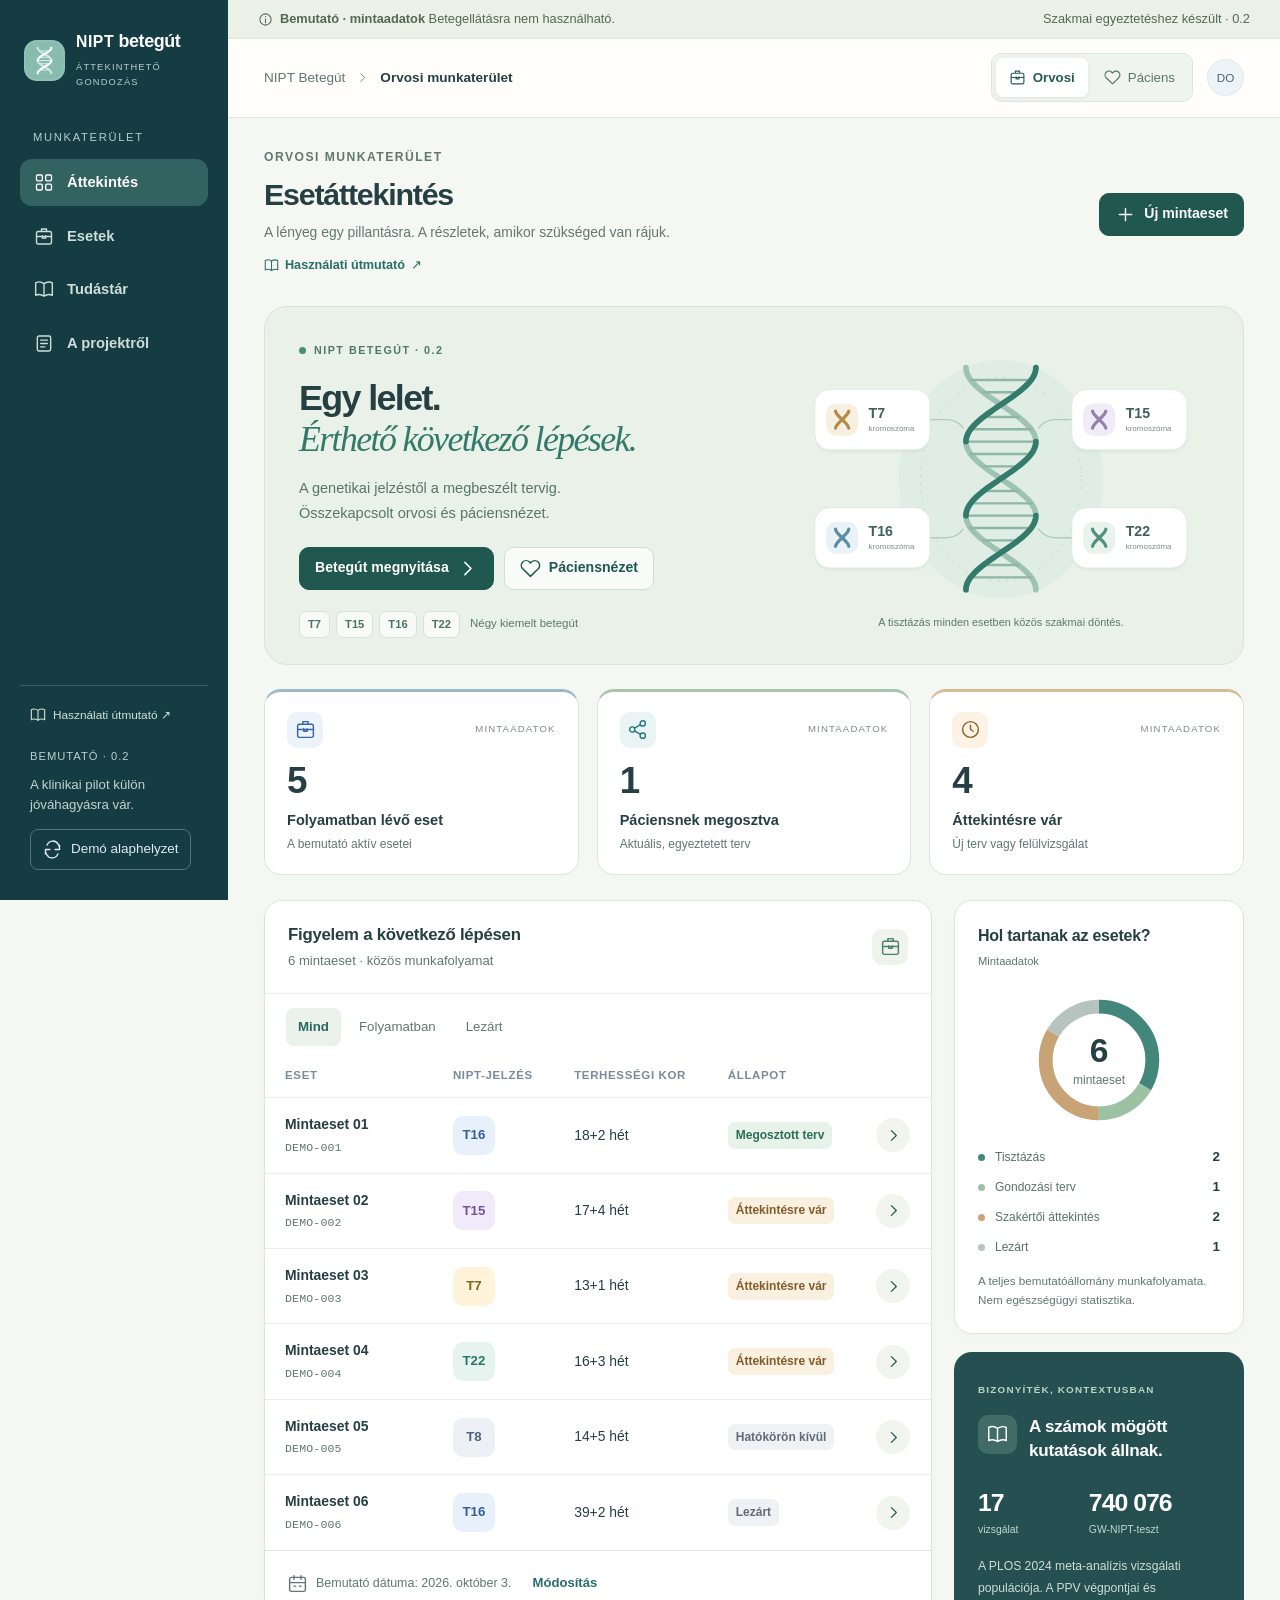
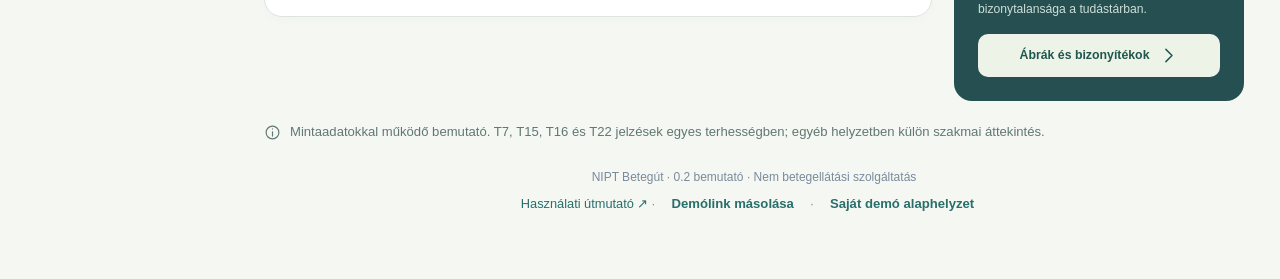
<file: index.html>
<!doctype html>
<html lang="hu">
<head>
  <meta charset="utf-8">
  <meta name="viewport" content="width=device-width,initial-scale=1">
  <meta name="description" content="NIPT Betegút – interaktív, mintaadatokkal működő orvosi és páciens bemutató.">
  <meta name="robots" content="noindex,nofollow">
  <meta name="theme-color" content="#163c43">
  <meta http-equiv="Content-Security-Policy" content="default-src 'self'; script-src 'self'; style-src 'self'; img-src 'self' data:; font-src 'self'; connect-src 'self'; object-src 'none'; base-uri 'self'; form-action 'self'">
  <title>NIPT Betegút · 0.2 bemutató</title>
  <link rel="icon" type="image/svg+xml" href="data:image/svg+xml,%3Csvg%20xmlns%3D%22http%3A%2F%2Fwww.w3.org%2F2000%2Fsvg%22%20class%3D%22brand-mark%22%20viewBox%3D%220%200%2048%2048%22%20fill%3D%22none%22%20color%3D%22%2388bcae%22%20aria-hidden%3D%22true%22%3E%3Crect%20width%3D%2248%22%20height%3D%2248%22%20rx%3D%2215%22%20fill%3D%22currentColor%22%2F%3E%3Crect%20x%3D%221%22%20y%3D%221%22%20width%3D%2246%22%20height%3D%2246%22%20rx%3D%2214%22%20stroke%3D%22%23fff%22%20stroke-opacity%3D%22.17%22%2F%3E%3Cg%20fill%3D%22none%22%20stroke-linecap%3D%22round%22%20stroke-linejoin%3D%22round%22%3E%0A%20%20%20%20%3Cg%20stroke%3D%22%23d3e8dd%22%20stroke-width%3D%222.3%22%3E%3Cpath%20d%3D%22M32.00%209.00%20L31.96%209.47%20L31.85%209.94%20L31.66%2010.41%20L31.39%2010.88%20L31.06%2011.34%20L30.65%2011.81%20L30.18%2012.28%20L29.66%2012.75%20L29.08%2013.22%20L28.44%2013.69%20L27.77%2014.16%20L27.06%2014.63%20L26.32%2015.09%20L25.56%2015.56%20L24.78%2016.03%20L24.00%2016.50%20L23.22%2016.97%20L22.44%2017.44%20L21.68%2017.91%20L20.94%2018.38%20L20.23%2018.84%20L19.56%2019.31%20L18.92%2019.78%20L18.34%2020.25%20L17.82%2020.72%20L17.35%2021.19%20L16.94%2021.66%20L16.61%2022.13%20L16.34%2022.59%20L16.15%2023.06%20L16.04%2023.53%20L16.00%2024.00%20L16.04%2024.47%20L16.15%2024.94%20L16.34%2025.41%20L16.61%2025.88%20L16.94%2026.34%20L17.35%2026.81%20L17.82%2027.28%20L18.34%2027.75%20L18.92%2028.22%20L19.56%2028.69%20L20.23%2029.16%20L20.94%2029.63%20L21.68%2030.09%20L22.44%2030.56%20L23.22%2031.03%20L24.00%2031.50%20L24.78%2031.97%20L25.56%2032.44%20L26.32%2032.91%20L27.06%2033.38%20L27.77%2033.84%20L28.44%2034.31%20L29.08%2034.78%20L29.66%2035.25%20L30.18%2035.72%20L30.65%2036.19%20L31.06%2036.66%20L31.39%2037.13%20L31.66%2037.59%20L31.85%2038.06%20L31.96%2038.53%20L32.00%2039.00%22%2F%3E%3Cpath%20d%3D%22M16.00%209.00%20L16.04%209.47%20L16.15%209.94%20L16.34%2010.41%20L16.61%2010.88%20L16.94%2011.34%20L17.35%2011.81%20L17.82%2012.28%20L18.34%2012.75%20L18.92%2013.22%20L19.56%2013.69%20L20.23%2014.16%20L20.94%2014.63%20L21.68%2015.09%20L22.44%2015.56%20L23.22%2016.03%20L24.00%2016.50%20L24.78%2016.97%20L25.56%2017.44%20L26.32%2017.91%20L27.06%2018.38%20L27.77%2018.84%20L28.44%2019.31%20L29.08%2019.78%20L29.66%2020.25%20L30.18%2020.72%20L30.65%2021.19%20L31.06%2021.66%20L31.39%2022.13%20L31.66%2022.59%20L31.85%2023.06%20L31.96%2023.53%20L32.00%2024.00%20L31.96%2024.47%20L31.85%2024.94%20L31.66%2025.41%20L31.39%2025.88%20L31.06%2026.34%20L30.65%2026.81%20L30.18%2027.28%20L29.66%2027.75%20L29.08%2028.22%20L28.44%2028.69%20L27.77%2029.16%20L27.06%2029.63%20L26.32%2030.09%20L25.56%2030.56%20L24.78%2031.03%20L24.00%2031.50%20L23.22%2031.97%20L22.44%2032.44%20L21.68%2032.91%20L20.94%2033.38%20L20.23%2033.84%20L19.56%2034.31%20L18.92%2034.78%20L18.34%2035.25%20L17.82%2035.72%20L17.35%2036.19%20L16.94%2036.66%20L16.61%2037.13%20L16.34%2037.59%20L16.15%2038.06%20L16.04%2038.53%20L16.00%2039.00%22%2F%3E%3C%2Fg%3E%0A%20%20%20%20%3Cg%20stroke%3D%22%23e9f4ec%22%20stroke-width%3D%220.9659999999999999%22%3E%3Cpath%20d%3D%22M29.66%2012.75H18.34%22%2F%3E%3Cpath%20d%3D%22M18.34%2020.25H29.66%22%2F%3E%3Cpath%20d%3D%22M16.00%2024.00H32.00%22%2F%3E%3Cpath%20d%3D%22M18.34%2027.75H29.66%22%2F%3E%3Cpath%20d%3D%22M29.66%2035.25H18.34%22%2F%3E%3C%2Fg%3E%0A%20%20%20%20%3Cg%20stroke%3D%22%23fff%22%20stroke-width%3D%222.3%22%3E%3Cpath%20d%3D%22M32.00%209.00%20L31.96%209.47%20L31.85%209.94%20L31.66%2010.41%20L31.39%2010.88%20L31.06%2011.34%20L30.65%2011.81%20L30.18%2012.28%20L29.66%2012.75%20L29.08%2013.22%20L28.44%2013.69%20L27.77%2014.16%20L27.06%2014.63%20L26.32%2015.09%20L25.56%2015.56%20L24.78%2016.03%20L24.00%2016.50%20L23.22%2016.97%20L22.44%2017.44%20L21.68%2017.91%20L20.94%2018.38%20L20.23%2018.84%20L19.56%2019.31%20L18.92%2019.78%20L18.34%2020.25%20L17.82%2020.72%20L17.35%2021.19%20L16.94%2021.66%20L16.61%2022.13%20L16.34%2022.59%20L16.15%2023.06%20L16.04%2023.53%20L16.00%2024.00%22%2F%3E%3Cpath%20d%3D%22M32.00%2024.00%20L31.96%2024.47%20L31.85%2024.94%20L31.66%2025.41%20L31.39%2025.88%20L31.06%2026.34%20L30.65%2026.81%20L30.18%2027.28%20L29.66%2027.75%20L29.08%2028.22%20L28.44%2028.69%20L27.77%2029.16%20L27.06%2029.63%20L26.32%2030.09%20L25.56%2030.56%20L24.78%2031.03%20L24.00%2031.50%20L23.22%2031.97%20L22.44%2032.44%20L21.68%2032.91%20L20.94%2033.38%20L20.23%2033.84%20L19.56%2034.31%20L18.92%2034.78%20L18.34%2035.25%20L17.82%2035.72%20L17.35%2036.19%20L16.94%2036.66%20L16.61%2037.13%20L16.34%2037.59%20L16.15%2038.06%20L16.04%2038.53%20L16.00%2039.00%22%2F%3E%3C%2Fg%3E%0A%20%20%3C%2Fg%3E%3C%2Fsvg%3E">
  <link rel="stylesheet" href="./styles.css">
  <link rel="stylesheet" href="./v02.css">
  <script type="module" src="./main.js"></script>
</head>
<body>
  <a class="skip-link" href="#main">Ugrás a tartalomra</a>
  <div id="app"></div>
  <div id="toast" role="status" aria-live="polite"></div>
  <dialog id="modal" aria-labelledby="modal-title"></dialog>
  <div id="print-report"></div>
  <noscript>A kattintható bemutatóhoz engedélyezni kell a JavaScriptet. Ez kizárólag mintaesetek bemutatója, betegellátásra nem használható.</noscript>
</body>
</html>
</file>
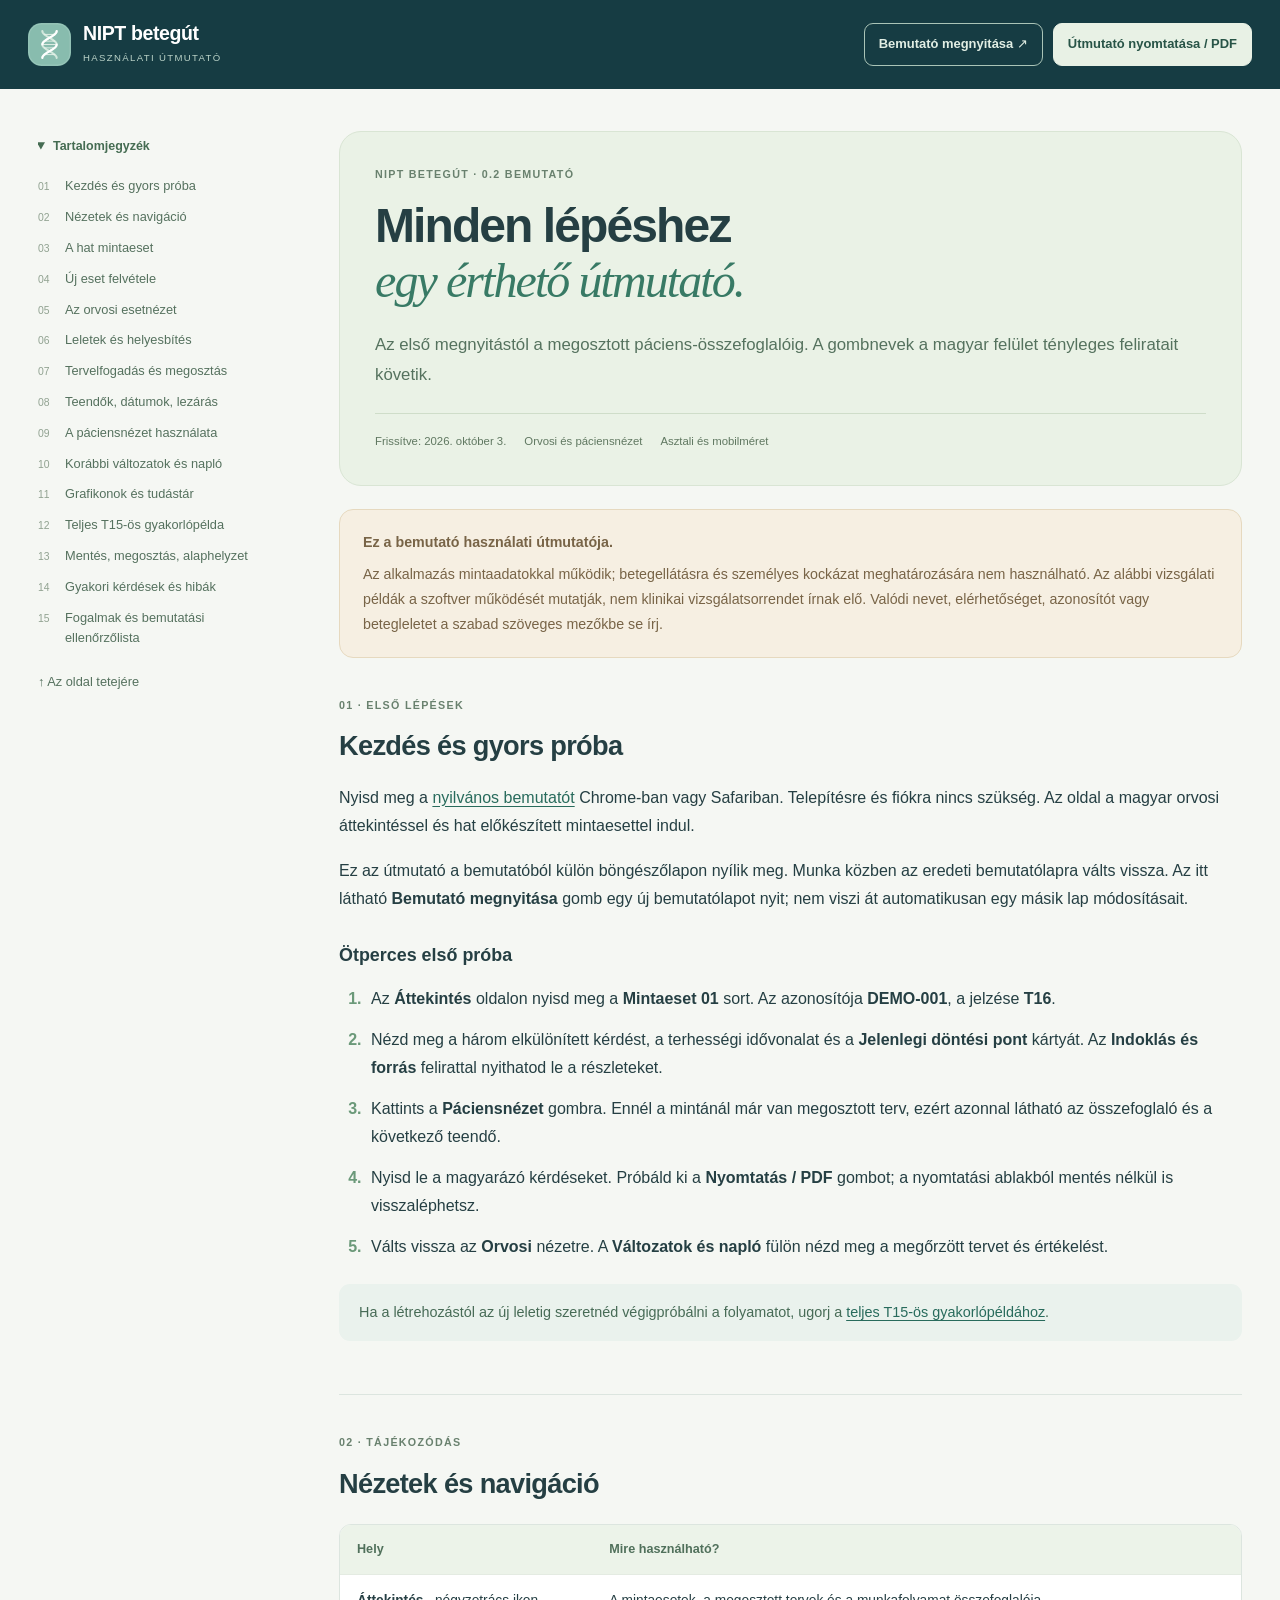
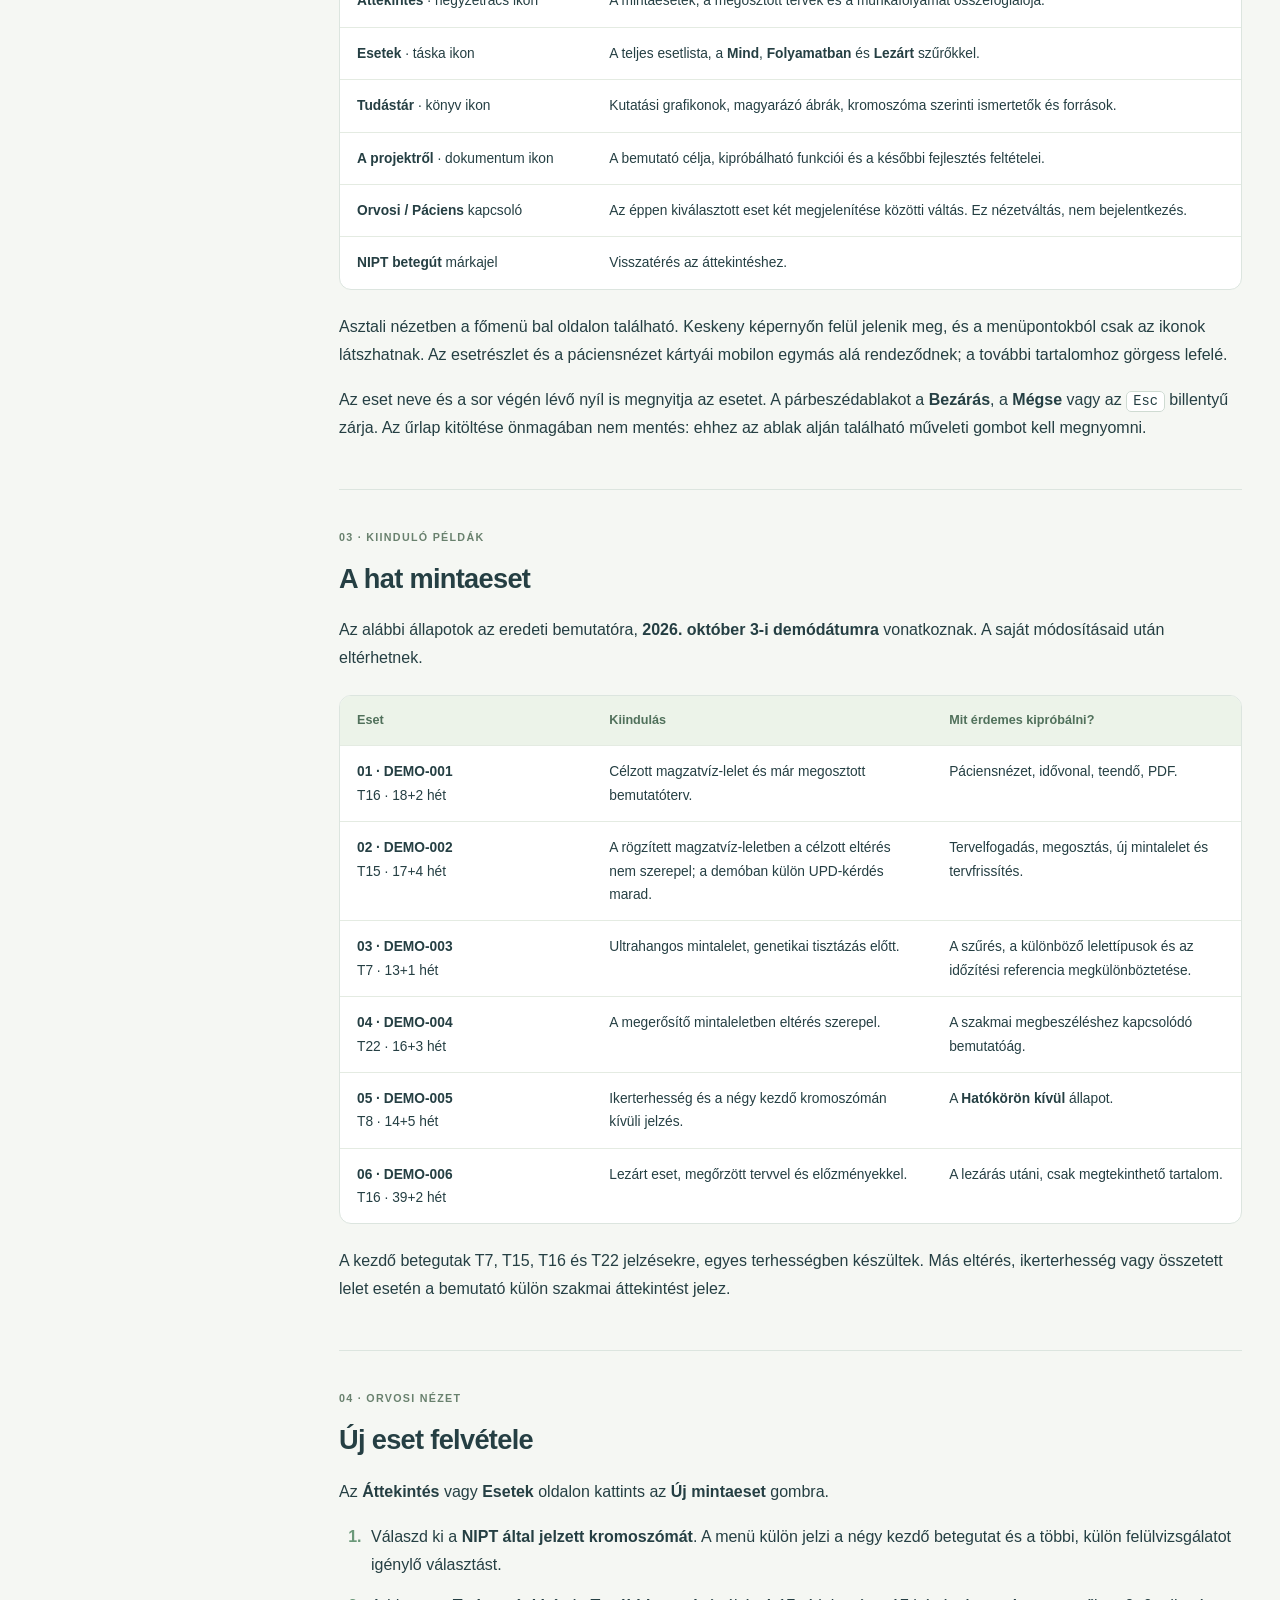
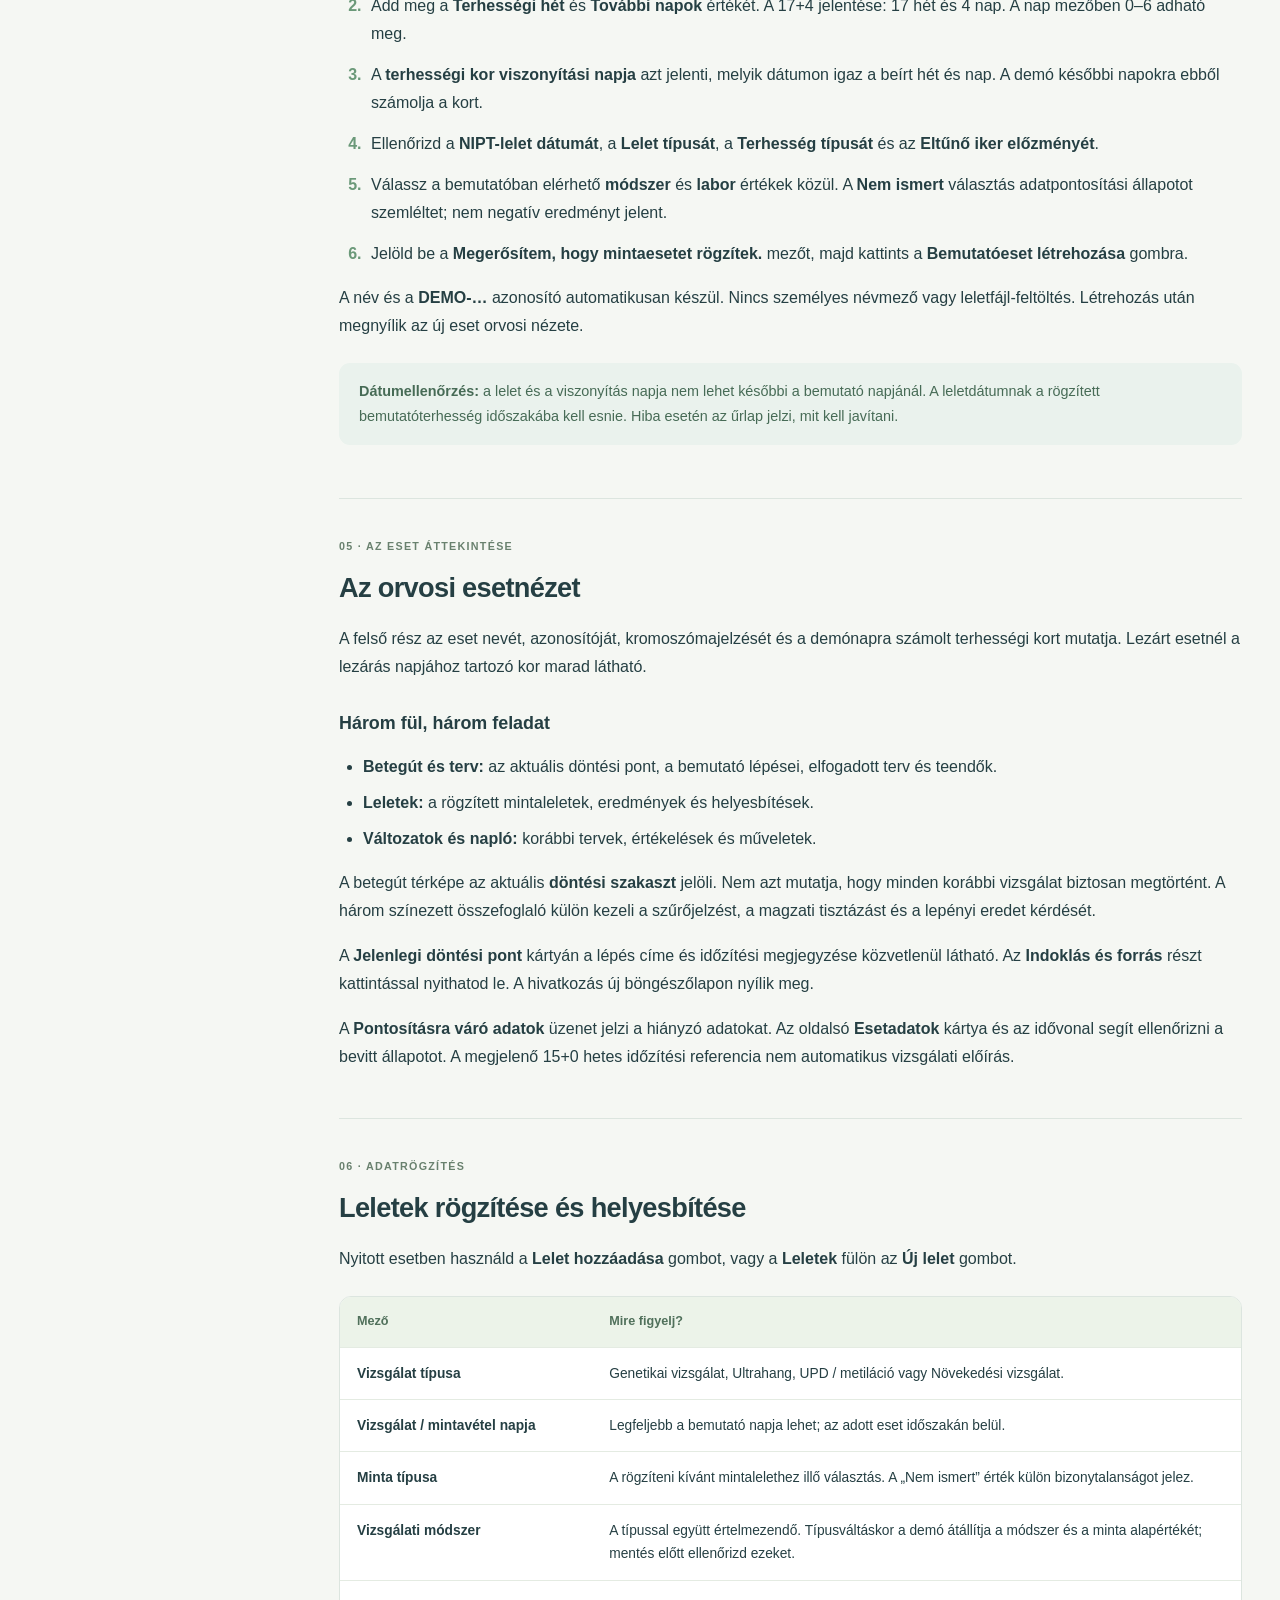
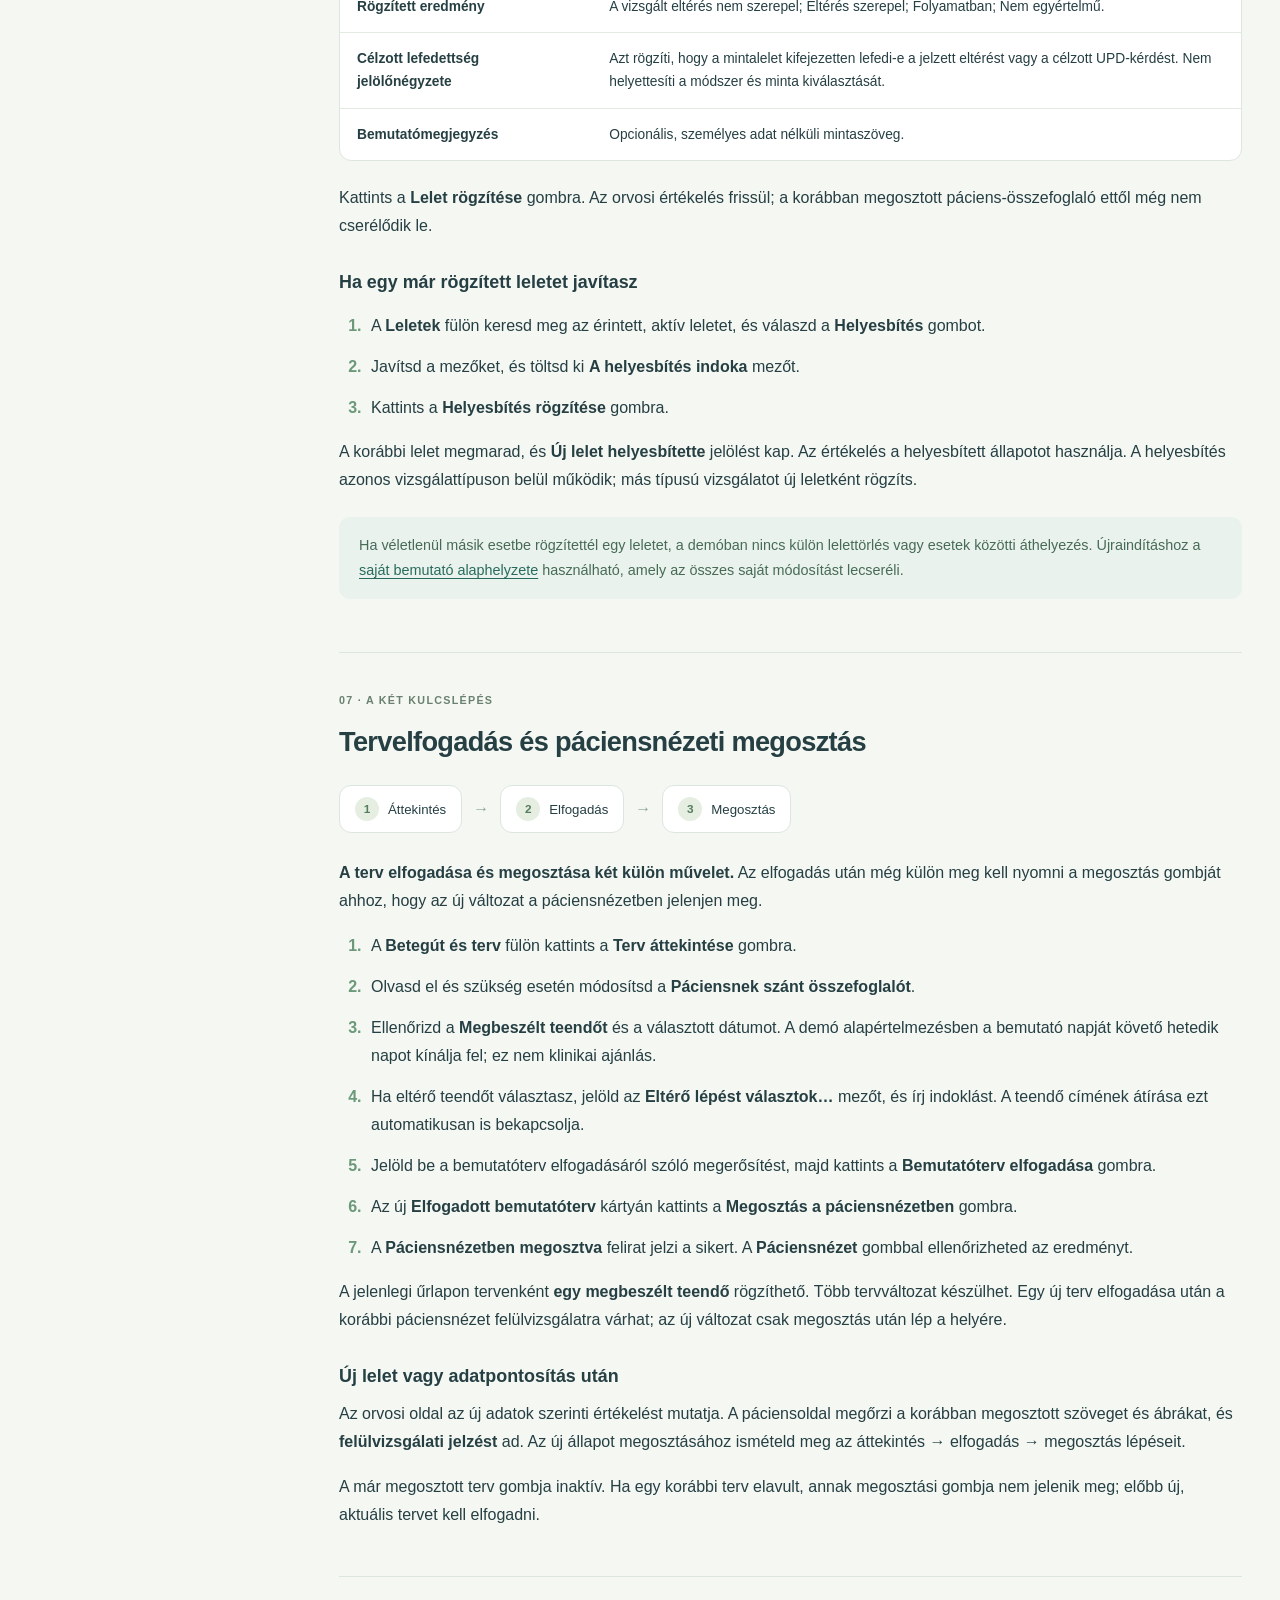
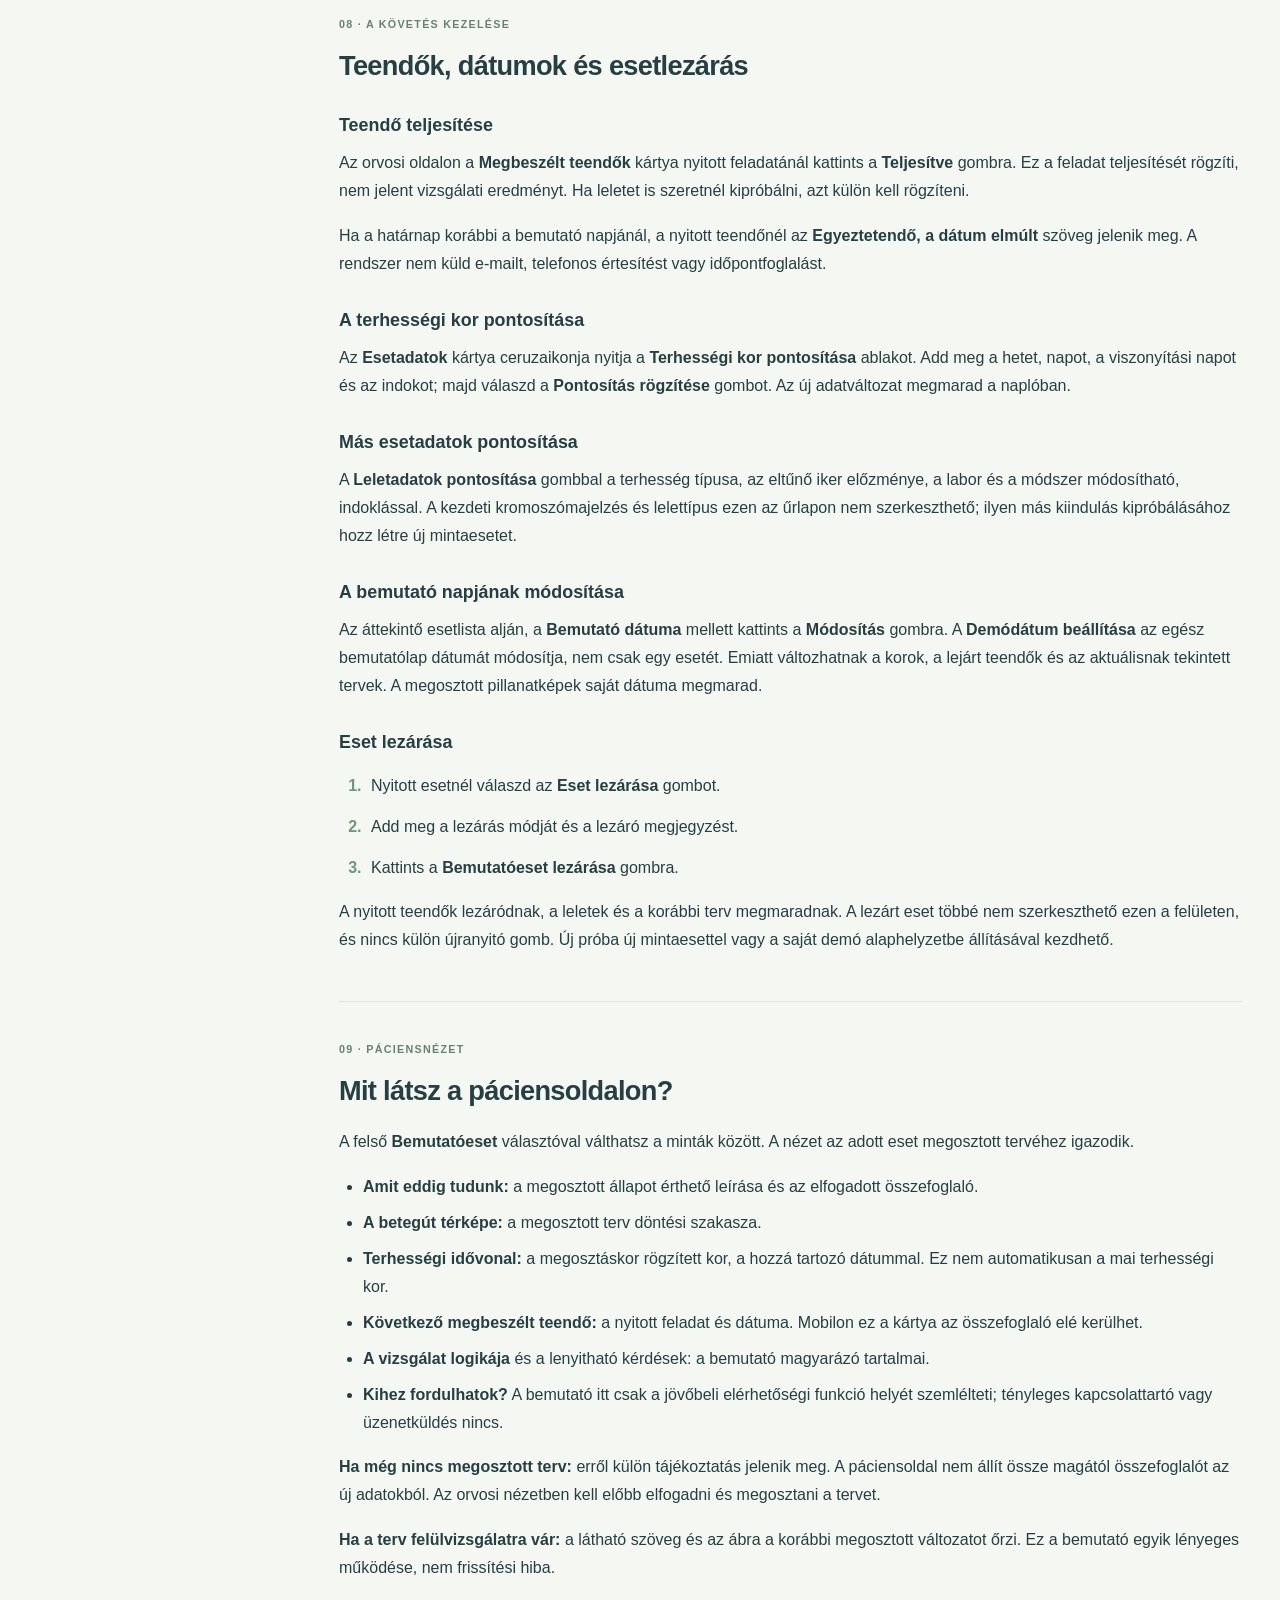
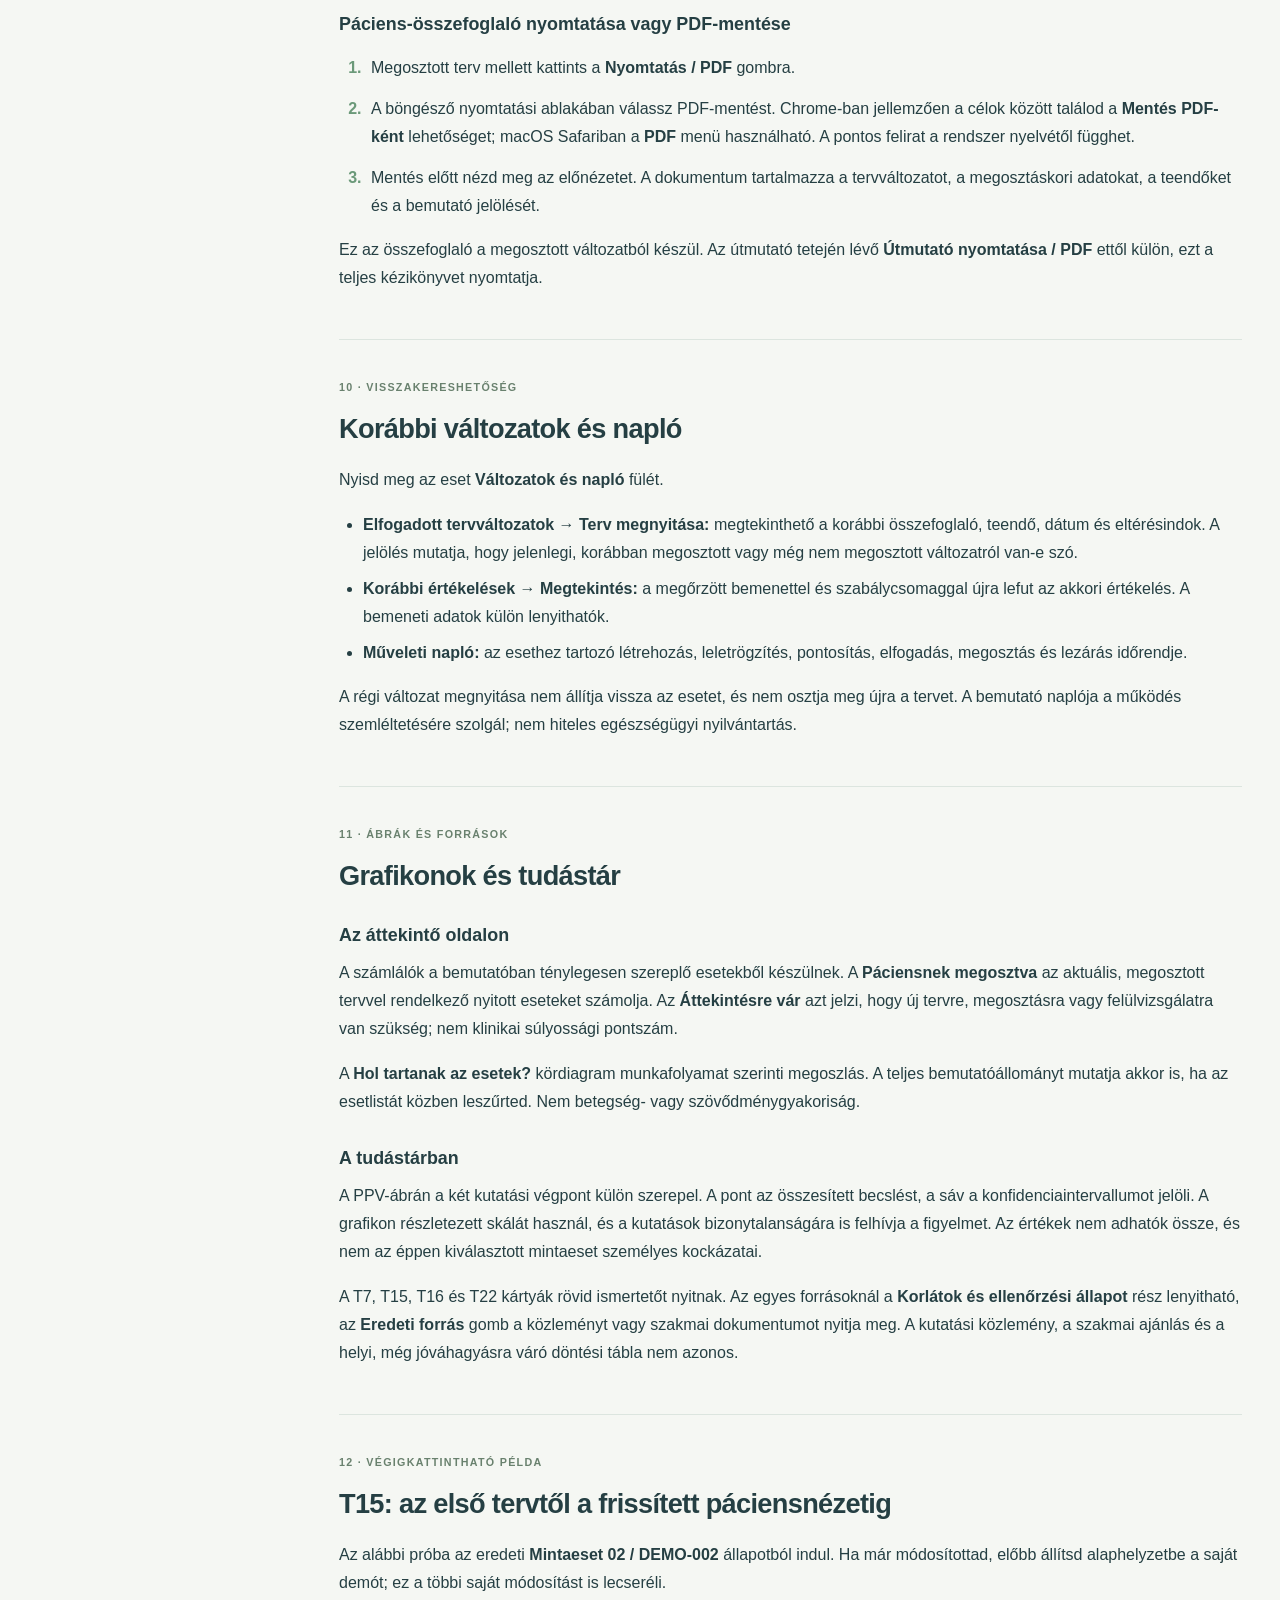
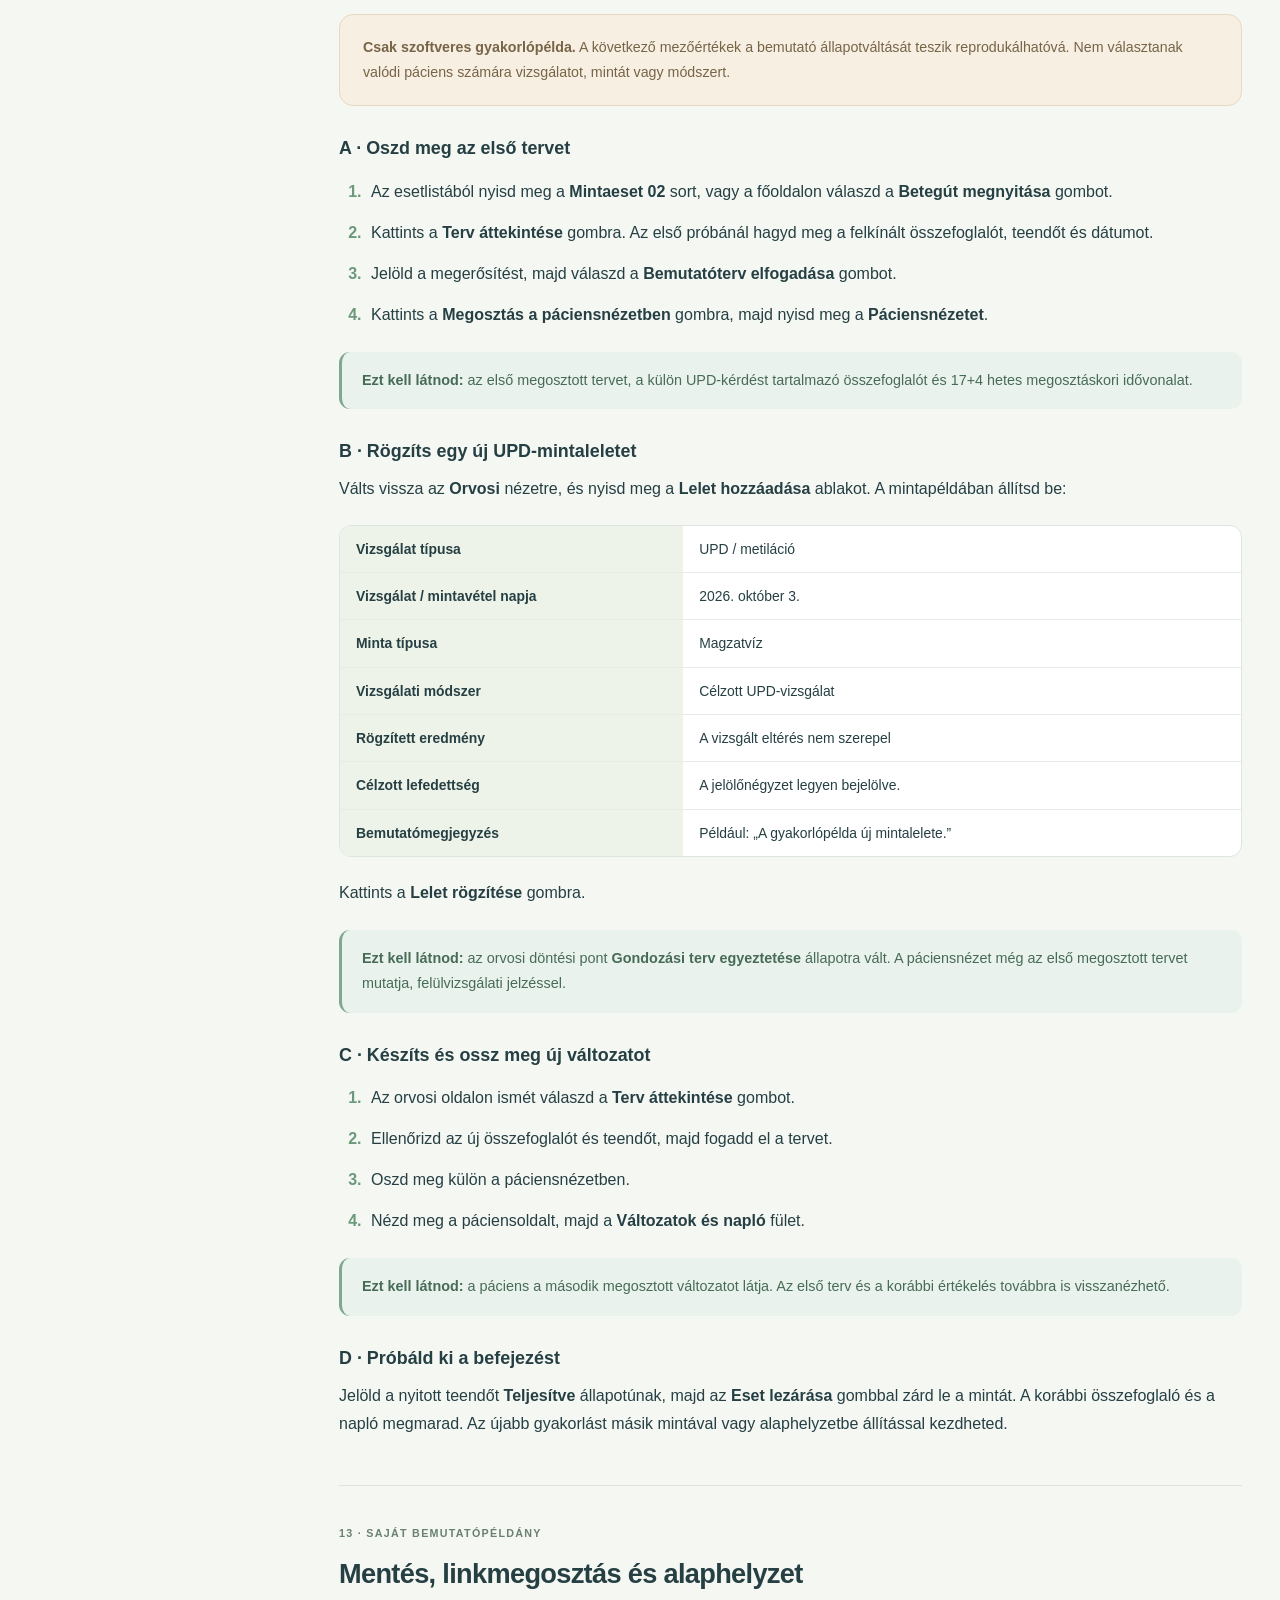
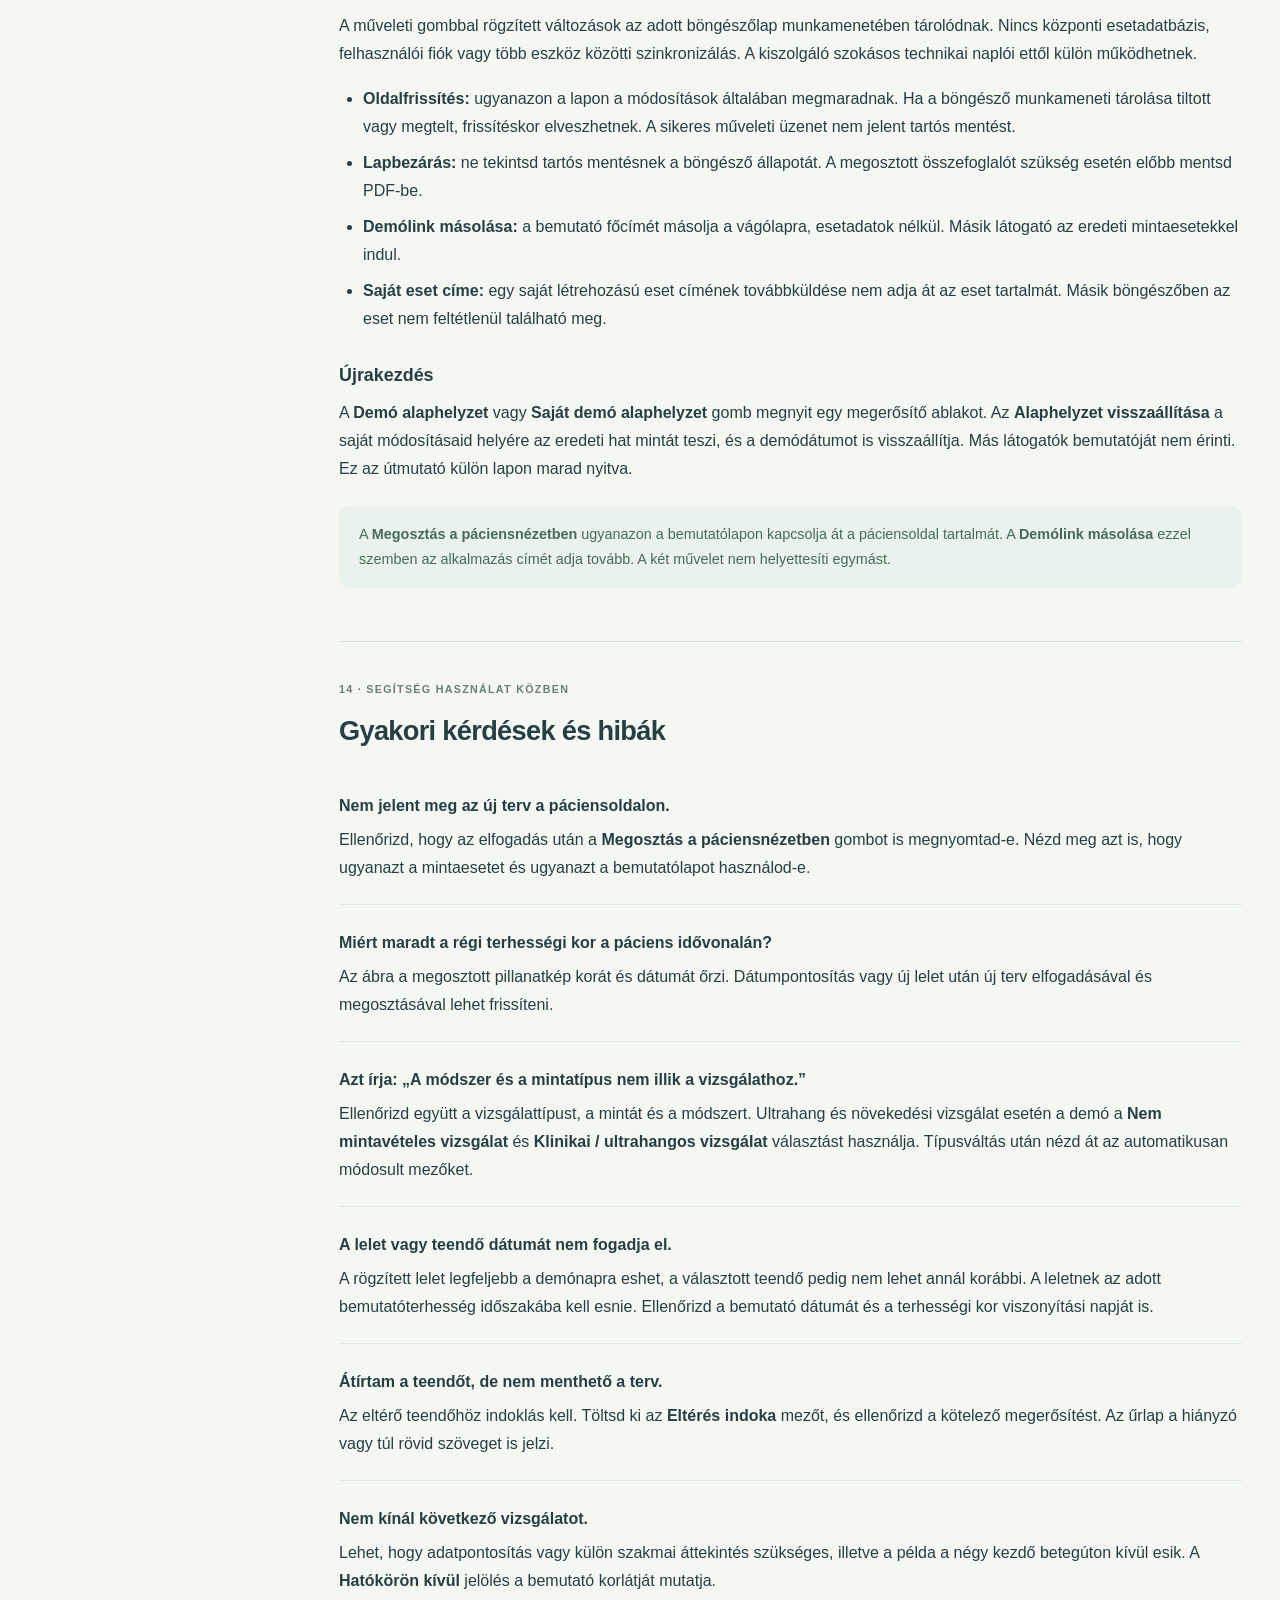
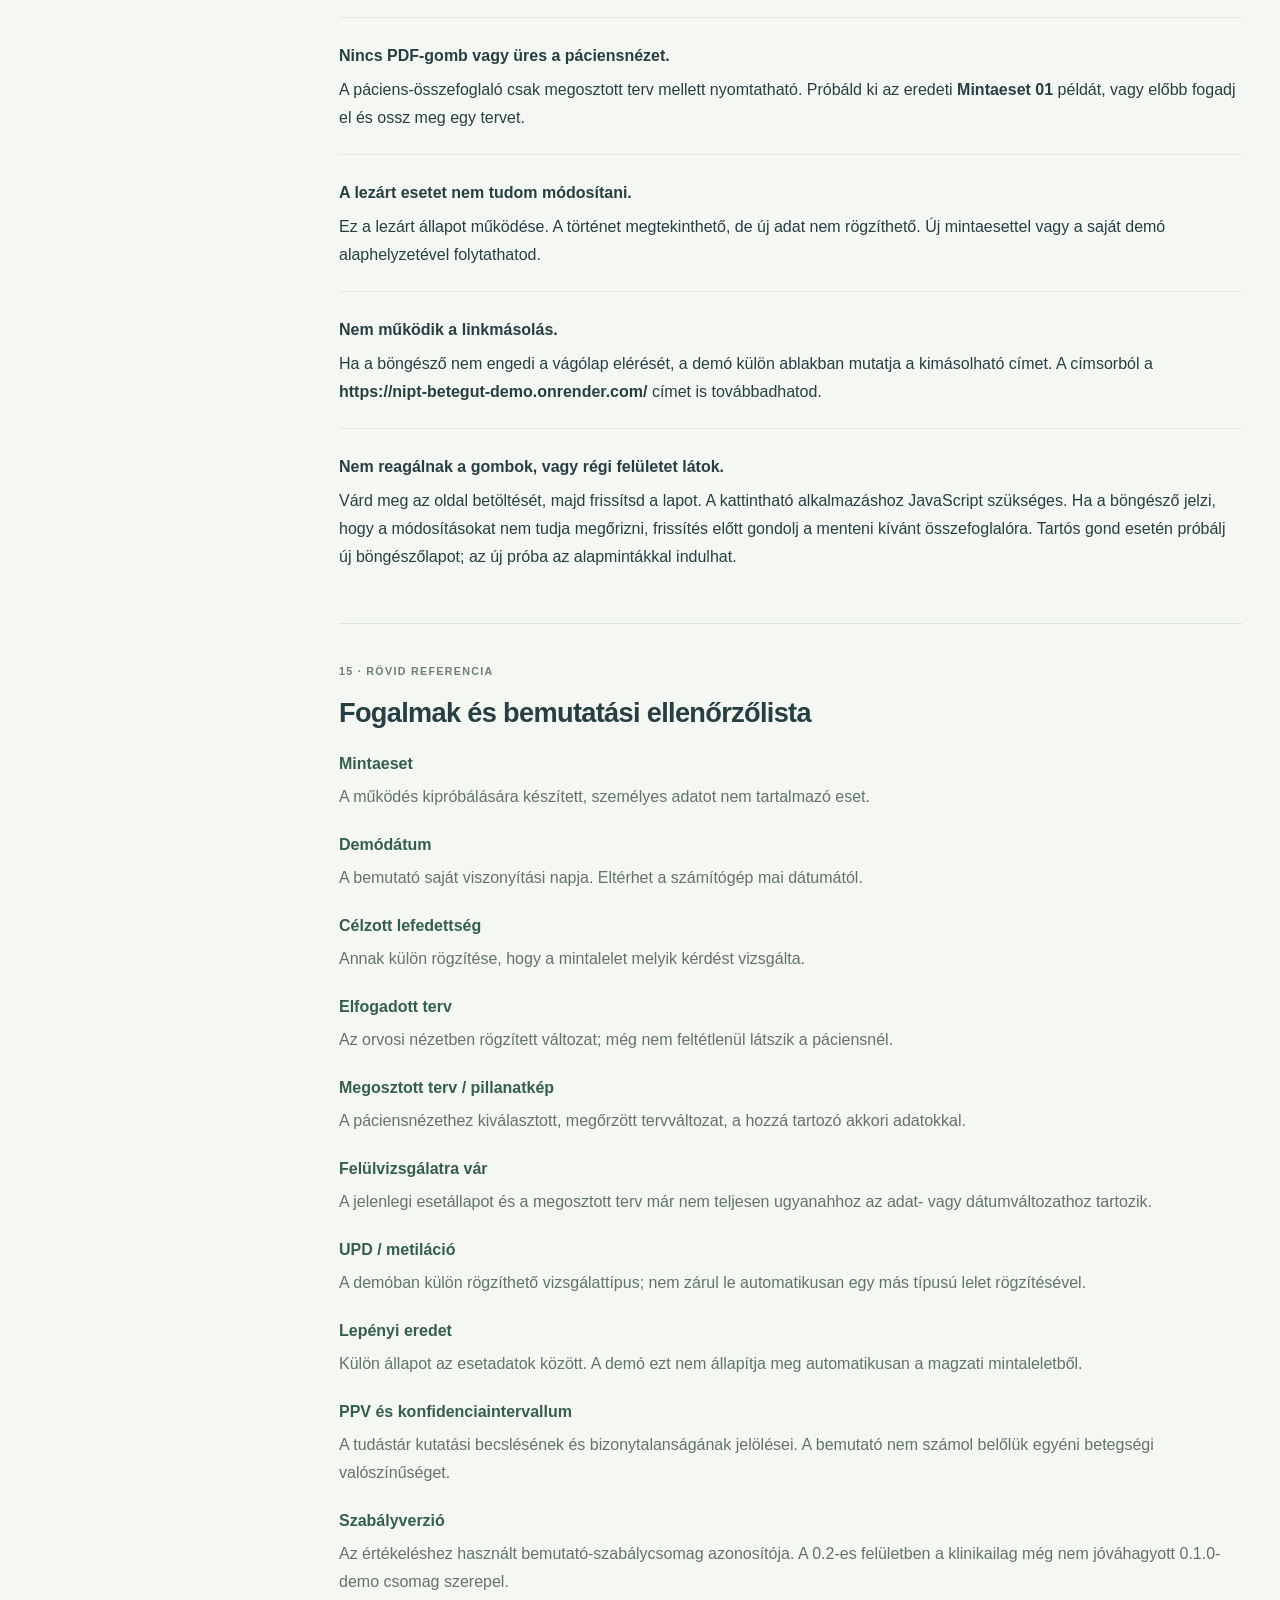
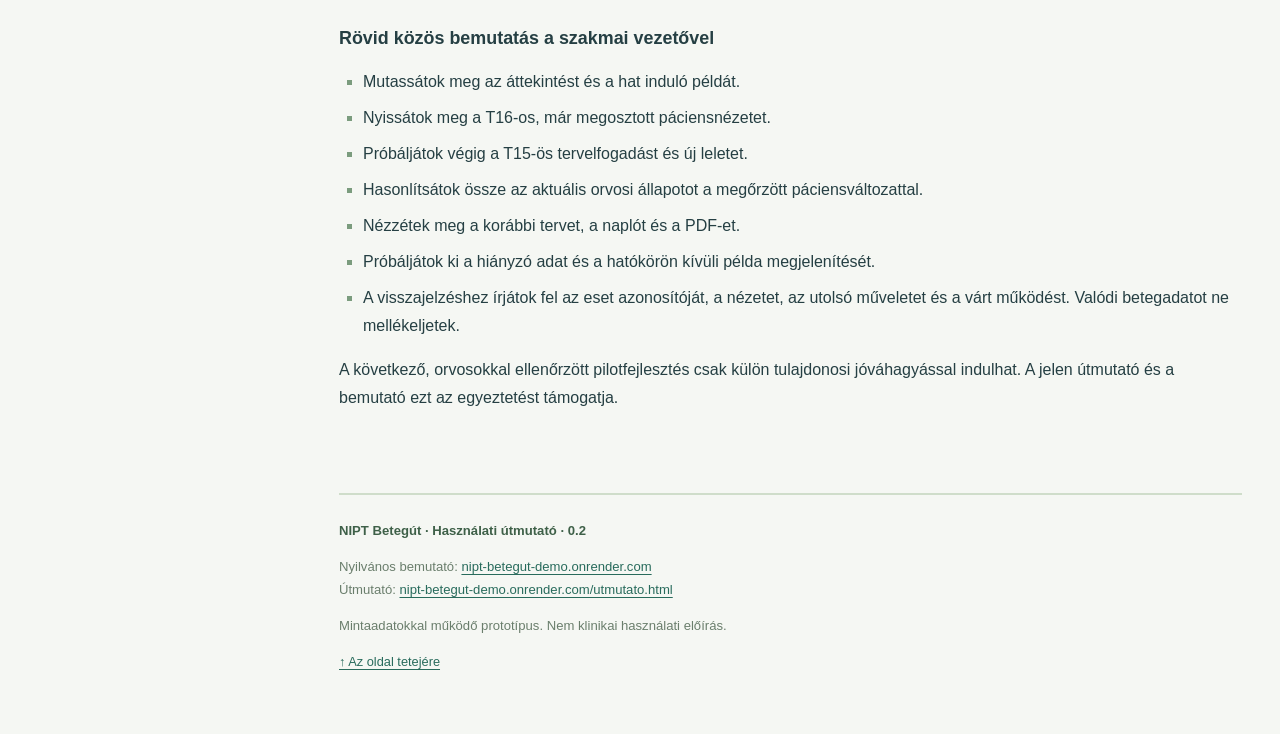
<file: utmutato.html>
<!doctype html>
<html lang="hu">
<head>
  <meta charset="utf-8">
  <meta name="viewport" content="width=device-width,initial-scale=1">
  <meta name="description" content="A NIPT Betegút 0.2 bemutató részletes használati útmutatója: orvosi és páciensnézet, mintaesetek, leletek, tervmegosztás és gyakorlópéldák.">
  <meta name="robots" content="noindex,nofollow">
  <meta name="theme-color" content="#163c43">
  <meta http-equiv="Content-Security-Policy" content="default-src 'self'; script-src 'self'; style-src 'self'; img-src 'self' data:; font-src 'self'; connect-src 'self'; object-src 'none'; base-uri 'self'; form-action 'self'">
  <title>Használati útmutató · NIPT Betegút 0.2</title>
  <link rel="icon" type="image/svg+xml" href="data:image/svg+xml,%3Csvg%20xmlns%3D%22http%3A%2F%2Fwww.w3.org%2F2000%2Fsvg%22%20class%3D%22brand-mark%22%20viewBox%3D%220%200%2048%2048%22%20fill%3D%22none%22%20color%3D%22%2388bcae%22%20aria-hidden%3D%22true%22%3E%3Crect%20width%3D%2248%22%20height%3D%2248%22%20rx%3D%2215%22%20fill%3D%22currentColor%22%2F%3E%3Crect%20x%3D%221%22%20y%3D%221%22%20width%3D%2246%22%20height%3D%2246%22%20rx%3D%2214%22%20stroke%3D%22%23fff%22%20stroke-opacity%3D%22.17%22%2F%3E%3Cg%20fill%3D%22none%22%20stroke-linecap%3D%22round%22%20stroke-linejoin%3D%22round%22%3E%0A%20%20%20%20%3Cg%20stroke%3D%22%23d3e8dd%22%20stroke-width%3D%222.3%22%3E%3Cpath%20d%3D%22M32.00%209.00%20L31.96%209.47%20L31.85%209.94%20L31.66%2010.41%20L31.39%2010.88%20L31.06%2011.34%20L30.65%2011.81%20L30.18%2012.28%20L29.66%2012.75%20L29.08%2013.22%20L28.44%2013.69%20L27.77%2014.16%20L27.06%2014.63%20L26.32%2015.09%20L25.56%2015.56%20L24.78%2016.03%20L24.00%2016.50%20L23.22%2016.97%20L22.44%2017.44%20L21.68%2017.91%20L20.94%2018.38%20L20.23%2018.84%20L19.56%2019.31%20L18.92%2019.78%20L18.34%2020.25%20L17.82%2020.72%20L17.35%2021.19%20L16.94%2021.66%20L16.61%2022.13%20L16.34%2022.59%20L16.15%2023.06%20L16.04%2023.53%20L16.00%2024.00%20L16.04%2024.47%20L16.15%2024.94%20L16.34%2025.41%20L16.61%2025.88%20L16.94%2026.34%20L17.35%2026.81%20L17.82%2027.28%20L18.34%2027.75%20L18.92%2028.22%20L19.56%2028.69%20L20.23%2029.16%20L20.94%2029.63%20L21.68%2030.09%20L22.44%2030.56%20L23.22%2031.03%20L24.00%2031.50%20L24.78%2031.97%20L25.56%2032.44%20L26.32%2032.91%20L27.06%2033.38%20L27.77%2033.84%20L28.44%2034.31%20L29.08%2034.78%20L29.66%2035.25%20L30.18%2035.72%20L30.65%2036.19%20L31.06%2036.66%20L31.39%2037.13%20L31.66%2037.59%20L31.85%2038.06%20L31.96%2038.53%20L32.00%2039.00%22%2F%3E%3Cpath%20d%3D%22M16.00%209.00%20L16.04%209.47%20L16.15%209.94%20L16.34%2010.41%20L16.61%2010.88%20L16.94%2011.34%20L17.35%2011.81%20L17.82%2012.28%20L18.34%2012.75%20L18.92%2013.22%20L19.56%2013.69%20L20.23%2014.16%20L20.94%2014.63%20L21.68%2015.09%20L22.44%2015.56%20L23.22%2016.03%20L24.00%2016.50%20L24.78%2016.97%20L25.56%2017.44%20L26.32%2017.91%20L27.06%2018.38%20L27.77%2018.84%20L28.44%2019.31%20L29.08%2019.78%20L29.66%2020.25%20L30.18%2020.72%20L30.65%2021.19%20L31.06%2021.66%20L31.39%2022.13%20L31.66%2022.59%20L31.85%2023.06%20L31.96%2023.53%20L32.00%2024.00%20L31.96%2024.47%20L31.85%2024.94%20L31.66%2025.41%20L31.39%2025.88%20L31.06%2026.34%20L30.65%2026.81%20L30.18%2027.28%20L29.66%2027.75%20L29.08%2028.22%20L28.44%2028.69%20L27.77%2029.16%20L27.06%2029.63%20L26.32%2030.09%20L25.56%2030.56%20L24.78%2031.03%20L24.00%2031.50%20L23.22%2031.97%20L22.44%2032.44%20L21.68%2032.91%20L20.94%2033.38%20L20.23%2033.84%20L19.56%2034.31%20L18.92%2034.78%20L18.34%2035.25%20L17.82%2035.72%20L17.35%2036.19%20L16.94%2036.66%20L16.61%2037.13%20L16.34%2037.59%20L16.15%2038.06%20L16.04%2038.53%20L16.00%2039.00%22%2F%3E%3C%2Fg%3E%0A%20%20%20%20%3Cg%20stroke%3D%22%23e9f4ec%22%20stroke-width%3D%220.9659999999999999%22%3E%3Cpath%20d%3D%22M29.66%2012.75H18.34%22%2F%3E%3Cpath%20d%3D%22M18.34%2020.25H29.66%22%2F%3E%3Cpath%20d%3D%22M16.00%2024.00H32.00%22%2F%3E%3Cpath%20d%3D%22M18.34%2027.75H29.66%22%2F%3E%3Cpath%20d%3D%22M29.66%2035.25H18.34%22%2F%3E%3C%2Fg%3E%0A%20%20%20%20%3Cg%20stroke%3D%22%23fff%22%20stroke-width%3D%222.3%22%3E%3Cpath%20d%3D%22M32.00%209.00%20L31.96%209.47%20L31.85%209.94%20L31.66%2010.41%20L31.39%2010.88%20L31.06%2011.34%20L30.65%2011.81%20L30.18%2012.28%20L29.66%2012.75%20L29.08%2013.22%20L28.44%2013.69%20L27.77%2014.16%20L27.06%2014.63%20L26.32%2015.09%20L25.56%2015.56%20L24.78%2016.03%20L24.00%2016.50%20L23.22%2016.97%20L22.44%2017.44%20L21.68%2017.91%20L20.94%2018.38%20L20.23%2018.84%20L19.56%2019.31%20L18.92%2019.78%20L18.34%2020.25%20L17.82%2020.72%20L17.35%2021.19%20L16.94%2021.66%20L16.61%2022.13%20L16.34%2022.59%20L16.15%2023.06%20L16.04%2023.53%20L16.00%2024.00%22%2F%3E%3Cpath%20d%3D%22M32.00%2024.00%20L31.96%2024.47%20L31.85%2024.94%20L31.66%2025.41%20L31.39%2025.88%20L31.06%2026.34%20L30.65%2026.81%20L30.18%2027.28%20L29.66%2027.75%20L29.08%2028.22%20L28.44%2028.69%20L27.77%2029.16%20L27.06%2029.63%20L26.32%2030.09%20L25.56%2030.56%20L24.78%2031.03%20L24.00%2031.50%20L23.22%2031.97%20L22.44%2032.44%20L21.68%2032.91%20L20.94%2033.38%20L20.23%2033.84%20L19.56%2034.31%20L18.92%2034.78%20L18.34%2035.25%20L17.82%2035.72%20L17.35%2036.19%20L16.94%2036.66%20L16.61%2037.13%20L16.34%2037.59%20L16.15%2038.06%20L16.04%2038.53%20L16.00%2039.00%22%2F%3E%3C%2Fg%3E%0A%20%20%3C%2Fg%3E%3C%2Fsvg%3E">
  <link rel="stylesheet" href="./utmutato.css">
  <script type="module" src="./utmutato.js"></script>
</head>
<body id="eleje">
<a class="skip-link" href="#tartalom">Ugrás az útmutatóhoz</a>
<header class="guide-header">
  <a class="guide-brand" href="./" target="_blank" rel="noopener noreferrer" aria-label="NIPT Betegút – új bemutatólap megnyitása"><span id="guide-brand-mark" aria-hidden="true"></span><span><strong>NIPT betegút</strong><small>HASZNÁLATI ÚTMUTATÓ</small></span></a>
  <div class="guide-actions"><a class="button" href="./" target="_blank" rel="noopener noreferrer">Bemutató megnyitása ↗</a><button class="button primary" type="button" data-print-guide>Útmutató nyomtatása / PDF</button></div>
</header>
<div class="guide-layout">
<aside class="guide-index">
  <details id="guide-index-details" open>
  <summary>Tartalomjegyzék</summary>
  <nav aria-label="Az útmutató tartalomjegyzéke">
    <ol>
      <li><a href="#kezdes">Kezdés és gyors próba</a></li>
      <li><a href="#tajekozodas">Nézetek és navigáció</a></li>
      <li><a href="#mintak">A hat mintaeset</a></li>
      <li><a href="#uj-eset">Új eset felvétele</a></li>
      <li><a href="#orvosi">Az orvosi esetnézet</a></li>
      <li><a href="#leletek">Leletek és helyesbítés</a></li>
      <li><a href="#terv">Tervelfogadás és megosztás</a></li>
      <li><a href="#kovetes">Teendők, dátumok, lezárás</a></li>
      <li><a href="#paciens">A páciensnézet használata</a></li>
      <li><a href="#tortenet">Korábbi változatok és napló</a></li>
      <li><a href="#tudastar">Grafikonok és tudástár</a></li>
      <li><a href="#gyakorlat">Teljes T15-ös gyakorlópélda</a></li>
      <li><a href="#adatok">Mentés, megosztás, alaphelyzet</a></li>
      <li><a href="#hibak">Gyakori kérdések és hibák</a></li>
      <li><a href="#szotar">Fogalmak és bemutatási ellenőrzőlista</a></li>
    </ol>
  </nav>
  </details>
  <a class="back-top" href="#eleje">↑ Az oldal tetejére</a>
</aside>
<main id="tartalom">
<div class="guide-cover">
  <p class="eyebrow">NIPT Betegút · 0.2 bemutató</p>
  <h1>Minden lépéshez<br><em>egy érthető útmutató.</em></h1>
  <p class="lead">Az első megnyitástól a megosztott páciens-összefoglalóig. A gombnevek a magyar felület tényleges feliratait követik.</p>
  <div class="guide-meta"><span>Frissítve: 2026. október 3.</span><span>Orvosi és páciensnézet</span><span>Asztali és mobilméret</span></div>
</div>
<div class="notice"><strong>Ez a bemutató használati útmutatója.</strong><p>Az alkalmazás mintaadatokkal működik; betegellátásra és személyes kockázat meghatározására nem használható. Az alábbi vizsgálati példák a szoftver működését mutatják, nem klinikai vizsgálatsorrendet írnak elő. Valódi nevet, elérhetőséget, azonosítót vagy betegleletet a szabad szöveges mezőkbe se írj.</p></div>
<noscript><p>Az útmutató JavaScript nélkül is olvasható. Nyomtatáshoz használd a böngésző Nyomtatás menüpontját.</p></noscript>

<section id="kezdes">
  <p class="section-number">01 · Első lépések</p><h2>Kezdés és gyors próba</h2>
  <p>Nyisd meg a <a href="https://nipt-betegut-demo.onrender.com/" target="_blank" rel="noopener noreferrer">nyilvános bemutatót</a> Chrome-ban vagy Safariban. Telepítésre és fiókra nincs szükség. Az oldal a magyar orvosi áttekintéssel és hat előkészített mintaesettel indul.</p>
  <p>Ez az útmutató a bemutatóból külön böngészőlapon nyílik meg. Munka közben az eredeti bemutatólapra válts vissza. Az itt látható <b>Bemutató megnyitása</b> gomb egy új bemutatólapot nyit; nem viszi át automatikusan egy másik lap módosításait.</p>
  <h3>Ötperces első próba</h3>
  <ol class="steps">
    <li>Az <b>Áttekintés</b> oldalon nyisd meg a <b>Mintaeset 01</b> sort. Az azonosítója <b>DEMO-001</b>, a jelzése <b>T16</b>.</li>
    <li>Nézd meg a három elkülönített kérdést, a terhességi idővonalat és a <b>Jelenlegi döntési pont</b> kártyát. Az <b>Indoklás és forrás</b> felirattal nyithatod le a részleteket.</li>
    <li>Kattints a <b>Páciensnézet</b> gombra. Ennél a mintánál már van megosztott terv, ezért azonnal látható az összefoglaló és a következő teendő.</li>
    <li>Nyisd le a magyarázó kérdéseket. Próbáld ki a <b>Nyomtatás / PDF</b> gombot; a nyomtatási ablakból mentés nélkül is visszaléphetsz.</li>
    <li>Válts vissza az <b>Orvosi</b> nézetre. A <b>Változatok és napló</b> fülön nézd meg a megőrzött tervet és értékelést.</li>
  </ol>
  <p class="tip">Ha a létrehozástól az új leletig szeretnéd végigpróbálni a folyamatot, ugorj a <a href="#gyakorlat">teljes T15-ös gyakorlópéldához</a>.</p>
</section>

<section id="tajekozodas">
  <p class="section-number">02 · Tájékozódás</p><h2>Nézetek és navigáció</h2>
  <div class="table-scroll" role="region" aria-label="Fő navigáció" tabindex="0"><table><thead><tr><th>Hely</th><th>Mire használható?</th></tr></thead><tbody>
    <tr><td><b>Áttekintés</b> · négyzetrács ikon</td><td>A mintaesetek, a megosztott tervek és a munkafolyamat összefoglalója.</td></tr>
    <tr><td><b>Esetek</b> · táska ikon</td><td>A teljes esetlista, a <b>Mind</b>, <b>Folyamatban</b> és <b>Lezárt</b> szűrőkkel.</td></tr>
    <tr><td><b>Tudástár</b> · könyv ikon</td><td>Kutatási grafikonok, magyarázó ábrák, kromoszóma szerinti ismertetők és források.</td></tr>
    <tr><td><b>A projektről</b> · dokumentum ikon</td><td>A bemutató célja, kipróbálható funkciói és a későbbi fejlesztés feltételei.</td></tr>
    <tr><td><b>Orvosi / Páciens</b> kapcsoló</td><td>Az éppen kiválasztott eset két megjelenítése közötti váltás. Ez nézetváltás, nem bejelentkezés.</td></tr>
    <tr><td><b>NIPT betegút</b> márkajel</td><td>Visszatérés az áttekintéshez.</td></tr>
  </tbody></table></div>
  <p>Asztali nézetben a főmenü bal oldalon található. Keskeny képernyőn felül jelenik meg, és a menüpontokból csak az ikonok látszhatnak. Az esetrészlet és a páciensnézet kártyái mobilon egymás alá rendeződnek; a további tartalomhoz görgess lefelé.</p>
  <p>Az eset neve és a sor végén lévő nyíl is megnyitja az esetet. A párbeszédablakot a <b>Bezárás</b>, a <b>Mégse</b> vagy az <kbd>Esc</kbd> billentyű zárja. Az űrlap kitöltése önmagában nem mentés: ehhez az ablak alján található műveleti gombot kell megnyomni.</p>
</section>

<section id="mintak">
  <p class="section-number">03 · Kiinduló példák</p><h2>A hat mintaeset</h2>
  <p>Az alábbi állapotok az eredeti bemutatóra, <b>2026. október 3-i demódátumra</b> vonatkoznak. A saját módosításaid után eltérhetnek.</p>
  <div class="table-scroll" role="region" aria-label="A hat kiinduló mintaeset" tabindex="0"><table><thead><tr><th>Eset</th><th>Kiindulás</th><th>Mit érdemes kipróbálni?</th></tr></thead><tbody>
    <tr><td><b>01 · DEMO-001</b><br>T16 · 18+2 hét</td><td>Célzott magzatvíz-lelet és már megosztott bemutatóterv.</td><td>Páciensnézet, idővonal, teendő, PDF.</td></tr>
    <tr><td><b>02 · DEMO-002</b><br>T15 · 17+4 hét</td><td>A rögzített magzatvíz-leletben a célzott eltérés nem szerepel; a demóban külön UPD-kérdés marad.</td><td>Tervelfogadás, megosztás, új mintalelet és tervfrissítés.</td></tr>
    <tr><td><b>03 · DEMO-003</b><br>T7 · 13+1 hét</td><td>Ultrahangos mintalelet, genetikai tisztázás előtt.</td><td>A szűrés, a különböző lelettípusok és az időzítési referencia megkülönböztetése.</td></tr>
    <tr><td><b>04 · DEMO-004</b><br>T22 · 16+3 hét</td><td>A megerősítő mintaleletben eltérés szerepel.</td><td>A szakmai megbeszéléshez kapcsolódó bemutatóág.</td></tr>
    <tr><td><b>05 · DEMO-005</b><br>T8 · 14+5 hét</td><td>Ikerterhesség és a négy kezdő kromoszómán kívüli jelzés.</td><td>A <b>Hatókörön kívül</b> állapot.</td></tr>
    <tr><td><b>06 · DEMO-006</b><br>T16 · 39+2 hét</td><td>Lezárt eset, megőrzött tervvel és előzményekkel.</td><td>A lezárás utáni, csak megtekinthető tartalom.</td></tr>
  </tbody></table></div>
  <p>A kezdő betegutak T7, T15, T16 és T22 jelzésekre, egyes terhességben készültek. Más eltérés, ikerterhesség vagy összetett lelet esetén a bemutató külön szakmai áttekintést jelez.</p>
</section>

<section id="uj-eset">
  <p class="section-number">04 · Orvosi nézet</p><h2>Új eset felvétele</h2>
  <p>Az <b>Áttekintés</b> vagy <b>Esetek</b> oldalon kattints az <b>Új mintaeset</b> gombra.</p>
  <ol class="steps">
    <li>Válaszd ki a <b>NIPT által jelzett kromoszómát</b>. A menü külön jelzi a négy kezdő betegutat és a többi, külön felülvizsgálatot igénylő választást.</li>
    <li>Add meg a <b>Terhességi hét</b> és <b>További napok</b> értékét. A 17+4 jelentése: 17 hét és 4 nap. A nap mezőben 0–6 adható meg.</li>
    <li>A <b>terhességi kor viszonyítási napja</b> azt jelenti, melyik dátumon igaz a beírt hét és nap. A demó későbbi napokra ebből számolja a kort.</li>
    <li>Ellenőrizd a <b>NIPT-lelet dátumát</b>, a <b>Lelet típusát</b>, a <b>Terhesség típusát</b> és az <b>Eltűnő iker előzményét</b>.</li>
    <li>Válassz a bemutatóban elérhető <b>módszer</b> és <b>labor</b> értékek közül. A <b>Nem ismert</b> választás adatpontosítási állapotot szemléltet; nem negatív eredményt jelent.</li>
    <li>Jelöld be a <b>Megerősítem, hogy mintaesetet rögzítek.</b> mezőt, majd kattints a <b>Bemutatóeset létrehozása</b> gombra.</li>
  </ol>
  <p>A név és a <b>DEMO-…</b> azonosító automatikusan készül. Nincs személyes névmező vagy leletfájl-feltöltés. Létrehozás után megnyílik az új eset orvosi nézete.</p>
  <div class="tip"><strong>Dátumellenőrzés:</strong> a lelet és a viszonyítás napja nem lehet későbbi a bemutató napjánál. A leletdátumnak a rögzített bemutatóterhesség időszakába kell esnie. Hiba esetén az űrlap jelzi, mit kell javítani.</div>
</section>

<section id="orvosi">
  <p class="section-number">05 · Az eset áttekintése</p><h2>Az orvosi esetnézet</h2>
  <p>A felső rész az eset nevét, azonosítóját, kromoszómajelzését és a demónapra számolt terhességi kort mutatja. Lezárt esetnél a lezárás napjához tartozó kor marad látható.</p>
  <h3>Három fül, három feladat</h3>
  <ul><li><b>Betegút és terv:</b> az aktuális döntési pont, a bemutató lépései, elfogadott terv és teendők.</li><li><b>Leletek:</b> a rögzített mintaleletek, eredmények és helyesbítések.</li><li><b>Változatok és napló:</b> korábbi tervek, értékelések és műveletek.</li></ul>
  <p>A betegút térképe az aktuális <b>döntési szakaszt</b> jelöli. Nem azt mutatja, hogy minden korábbi vizsgálat biztosan megtörtént. A három színezett összefoglaló külön kezeli a szűrőjelzést, a magzati tisztázást és a lepényi eredet kérdését.</p>
  <p>A <b>Jelenlegi döntési pont</b> kártyán a lépés címe és időzítési megjegyzése közvetlenül látható. Az <b>Indoklás és forrás</b> részt kattintással nyithatod le. A hivatkozás új böngészőlapon nyílik meg.</p>
  <p>A <b>Pontosításra váró adatok</b> üzenet jelzi a hiányzó adatokat. Az oldalsó <b>Esetadatok</b> kártya és az idővonal segít ellenőrizni a bevitt állapotot. A megjelenő 15+0 hetes időzítési referencia nem automatikus vizsgálati előírás.</p>
</section>

<section id="leletek">
  <p class="section-number">06 · Adatrögzítés</p><h2>Leletek rögzítése és helyesbítése</h2>
  <p>Nyitott esetben használd a <b>Lelet hozzáadása</b> gombot, vagy a <b>Leletek</b> fülön az <b>Új lelet</b> gombot.</p>
  <div class="table-scroll" role="region" aria-label="Leletrögzítési mezők" tabindex="0"><table><thead><tr><th>Mező</th><th>Mire figyelj?</th></tr></thead><tbody>
    <tr><td><b>Vizsgálat típusa</b></td><td>Genetikai vizsgálat, Ultrahang, UPD / metiláció vagy Növekedési vizsgálat.</td></tr>
    <tr><td><b>Vizsgálat / mintavétel napja</b></td><td>Legfeljebb a bemutató napja lehet; az adott eset időszakán belül.</td></tr>
    <tr><td><b>Minta típusa</b></td><td>A rögzíteni kívánt mintalelethez illő választás. A „Nem ismert” érték külön bizonytalanságot jelez.</td></tr>
    <tr><td><b>Vizsgálati módszer</b></td><td>A típussal együtt értelmezendő. Típusváltáskor a demó átállítja a módszer és a minta alapértékét; mentés előtt ellenőrizd ezeket.</td></tr>
    <tr><td><b>Rögzített eredmény</b></td><td>A vizsgált eltérés nem szerepel; Eltérés szerepel; Folyamatban; Nem egyértelmű.</td></tr>
    <tr><td><b>Célzott lefedettség jelölőnégyzete</b></td><td>Azt rögzíti, hogy a mintalelet kifejezetten lefedi-e a jelzett eltérést vagy a célzott UPD-kérdést. Nem helyettesíti a módszer és minta kiválasztását.</td></tr>
    <tr><td><b>Bemutatómegjegyzés</b></td><td>Opcionális, személyes adat nélküli mintaszöveg.</td></tr>
  </tbody></table></div>
  <p>Kattints a <b>Lelet rögzítése</b> gombra. Az orvosi értékelés frissül; a korábban megosztott páciens-összefoglaló ettől még nem cserélődik le.</p>
  <h3>Ha egy már rögzített leletet javítasz</h3>
  <ol class="steps"><li>A <b>Leletek</b> fülön keresd meg az érintett, aktív leletet, és válaszd a <b>Helyesbítés</b> gombot.</li><li>Javítsd a mezőket, és töltsd ki <b>A helyesbítés indoka</b> mezőt.</li><li>Kattints a <b>Helyesbítés rögzítése</b> gombra.</li></ol>
  <p>A korábbi lelet megmarad, és <b>Új lelet helyesbítette</b> jelölést kap. Az értékelés a helyesbített állapotot használja. A helyesbítés azonos vizsgálattípuson belül működik; más típusú vizsgálatot új leletként rögzíts.</p>
  <p class="tip">Ha véletlenül másik esetbe rögzítettél egy leletet, a demóban nincs külön lelettörlés vagy esetek közötti áthelyezés. Újraindításhoz a <a href="#adatok">saját bemutató alaphelyzete</a> használható, amely az összes saját módosítást lecseréli.</p>
</section>

<section id="terv">
  <p class="section-number">07 · A két kulcslépés</p><h2>Tervelfogadás és páciensnézeti megosztás</h2>
  <div class="flow" aria-label="A megosztás folyamata"><span><b>1</b> Áttekintés</span><i aria-hidden="true">→</i><span><b>2</b> Elfogadás</span><i aria-hidden="true">→</i><span><b>3</b> Megosztás</span></div>
  <p><strong>A terv elfogadása és megosztása két külön művelet.</strong> Az elfogadás után még külön meg kell nyomni a megosztás gombját ahhoz, hogy az új változat a páciensnézetben jelenjen meg.</p>
  <ol class="steps">
    <li>A <b>Betegút és terv</b> fülön kattints a <b>Terv áttekintése</b> gombra.</li>
    <li>Olvasd el és szükség esetén módosítsd a <b>Páciensnek szánt összefoglalót</b>.</li>
    <li>Ellenőrizd a <b>Megbeszélt teendőt</b> és a választott dátumot. A demó alapértelmezésben a bemutató napját követő hetedik napot kínálja fel; ez nem klinikai ajánlás.</li>
    <li>Ha eltérő teendőt választasz, jelöld az <b>Eltérő lépést választok…</b> mezőt, és írj indoklást. A teendő címének átírása ezt automatikusan is bekapcsolja.</li>
    <li>Jelöld be a bemutatóterv elfogadásáról szóló megerősítést, majd kattints a <b>Bemutatóterv elfogadása</b> gombra.</li>
    <li>Az új <b>Elfogadott bemutatóterv</b> kártyán kattints a <b>Megosztás a páciensnézetben</b> gombra.</li>
    <li>A <b>Páciensnézetben megosztva</b> felirat jelzi a sikert. A <b>Páciensnézet</b> gombbal ellenőrizheted az eredményt.</li>
  </ol>
  <p>A jelenlegi űrlapon tervenként <b>egy megbeszélt teendő</b> rögzíthető. Több tervváltozat készülhet. Egy új terv elfogadása után a korábbi páciensnézet felülvizsgálatra várhat; az új változat csak megosztás után lép a helyére.</p>
  <h3>Új lelet vagy adatpontosítás után</h3>
  <p>Az orvosi oldal az új adatok szerinti értékelést mutatja. A páciensoldal megőrzi a korábban megosztott szöveget és ábrákat, és <b>felülvizsgálati jelzést</b> ad. Az új állapot megosztásához ismételd meg az áttekintés → elfogadás → megosztás lépéseit.</p>
  <p>A már megosztott terv gombja inaktív. Ha egy korábbi terv elavult, annak megosztási gombja nem jelenik meg; előbb új, aktuális tervet kell elfogadni.</p>
</section>

<section id="kovetes">
  <p class="section-number">08 · A követés kezelése</p><h2>Teendők, dátumok és esetlezárás</h2>
  <h3>Teendő teljesítése</h3>
  <p>Az orvosi oldalon a <b>Megbeszélt teendők</b> kártya nyitott feladatánál kattints a <b>Teljesítve</b> gombra. Ez a feladat teljesítését rögzíti, nem jelent vizsgálati eredményt. Ha leletet is szeretnél kipróbálni, azt külön kell rögzíteni.</p>
  <p>Ha a határnap korábbi a bemutató napjánál, a nyitott teendőnél az <b>Egyeztetendő, a dátum elmúlt</b> szöveg jelenik meg. A rendszer nem küld e-mailt, telefonos értesítést vagy időpontfoglalást.</p>
  <h3>A terhességi kor pontosítása</h3>
  <p>Az <b>Esetadatok</b> kártya ceruzaikonja nyitja a <b>Terhességi kor pontosítása</b> ablakot. Add meg a hetet, napot, a viszonyítási napot és az indokot; majd válaszd a <b>Pontosítás rögzítése</b> gombot. Az új adatváltozat megmarad a naplóban.</p>
  <h3>Más esetadatok pontosítása</h3>
  <p>A <b>Leletadatok pontosítása</b> gombbal a terhesség típusa, az eltűnő iker előzménye, a labor és a módszer módosítható, indoklással. A kezdeti kromoszómajelzés és lelettípus ezen az űrlapon nem szerkeszthető; ilyen más kiindulás kipróbálásához hozz létre új mintaesetet.</p>
  <h3>A bemutató napjának módosítása</h3>
  <p>Az áttekintő esetlista alján, a <b>Bemutató dátuma</b> mellett kattints a <b>Módosítás</b> gombra. A <b>Demódátum beállítása</b> az egész bemutatólap dátumát módosítja, nem csak egy esetét. Emiatt változhatnak a korok, a lejárt teendők és az aktuálisnak tekintett tervek. A megosztott pillanatképek saját dátuma megmarad.</p>
  <h3>Eset lezárása</h3>
  <ol class="steps"><li>Nyitott esetnél válaszd az <b>Eset lezárása</b> gombot.</li><li>Add meg a lezárás módját és a lezáró megjegyzést.</li><li>Kattints a <b>Bemutatóeset lezárása</b> gombra.</li></ol>
  <p>A nyitott teendők lezáródnak, a leletek és a korábbi terv megmaradnak. A lezárt eset többé nem szerkeszthető ezen a felületen, és nincs külön újranyitó gomb. Új próba új mintaesettel vagy a saját demó alaphelyzetbe állításával kezdhető.</p>
</section>

<section id="paciens">
  <p class="section-number">09 · Páciensnézet</p><h2>Mit látsz a páciensoldalon?</h2>
  <p>A felső <b>Bemutatóeset</b> választóval válthatsz a minták között. A nézet az adott eset megosztott tervéhez igazodik.</p>
  <ul><li><b>Amit eddig tudunk:</b> a megosztott állapot érthető leírása és az elfogadott összefoglaló.</li><li><b>A betegút térképe:</b> a megosztott terv döntési szakasza.</li><li><b>Terhességi idővonal:</b> a megosztáskor rögzített kor, a hozzá tartozó dátummal. Ez nem automatikusan a mai terhességi kor.</li><li><b>Következő megbeszélt teendő:</b> a nyitott feladat és dátuma. Mobilon ez a kártya az összefoglaló elé kerülhet.</li><li><b>A vizsgálat logikája</b> és a lenyitható kérdések: a bemutató magyarázó tartalmai.</li><li><b>Kihez fordulhatok?</b> A bemutató itt csak a jövőbeli elérhetőségi funkció helyét szemlélteti; tényleges kapcsolattartó vagy üzenetküldés nincs.</li></ul>
  <p><b>Ha még nincs megosztott terv:</b> erről külön tájékoztatás jelenik meg. A páciensoldal nem állít össze magától összefoglalót az új adatokból. Az orvosi nézetben kell előbb elfogadni és megosztani a tervet.</p>
  <p><b>Ha a terv felülvizsgálatra vár:</b> a látható szöveg és az ábra a korábbi megosztott változatot őrzi. Ez a bemutató egyik lényeges működése, nem frissítési hiba.</p>
  <h3>Páciens-összefoglaló nyomtatása vagy PDF-mentése</h3>
  <ol class="steps"><li>Megosztott terv mellett kattints a <b>Nyomtatás / PDF</b> gombra.</li><li>A böngésző nyomtatási ablakában válassz PDF-mentést. Chrome-ban jellemzően a célok között találod a <b>Mentés PDF-ként</b> lehetőséget; macOS Safariban a <b>PDF</b> menü használható. A pontos felirat a rendszer nyelvétől függhet.</li><li>Mentés előtt nézd meg az előnézetet. A dokumentum tartalmazza a tervváltozatot, a megosztáskori adatokat, a teendőket és a bemutató jelölését.</li></ol>
  <p>Ez az összefoglaló a megosztott változatból készül. Az útmutató tetején lévő <b>Útmutató nyomtatása / PDF</b> ettől külön, ezt a teljes kézikönyvet nyomtatja.</p>
</section>

<section id="tortenet">
  <p class="section-number">10 · Visszakereshetőség</p><h2>Korábbi változatok és napló</h2>
  <p>Nyisd meg az eset <b>Változatok és napló</b> fülét.</p>
  <ul><li><b>Elfogadott tervváltozatok → Terv megnyitása:</b> megtekinthető a korábbi összefoglaló, teendő, dátum és eltérésindok. A jelölés mutatja, hogy jelenlegi, korábban megosztott vagy még nem megosztott változatról van-e szó.</li><li><b>Korábbi értékelések → Megtekintés:</b> a megőrzött bemenettel és szabálycsomaggal újra lefut az akkori értékelés. A bemeneti adatok külön lenyithatók.</li><li><b>Műveleti napló:</b> az esethez tartozó létrehozás, leletrögzítés, pontosítás, elfogadás, megosztás és lezárás időrendje.</li></ul>
  <p>A régi változat megnyitása nem állítja vissza az esetet, és nem osztja meg újra a tervet. A bemutató naplója a működés szemléltetésére szolgál; nem hiteles egészségügyi nyilvántartás.</p>
</section>

<section id="tudastar">
  <p class="section-number">11 · Ábrák és források</p><h2>Grafikonok és tudástár</h2>
  <h3>Az áttekintő oldalon</h3>
  <p>A számlálók a bemutatóban ténylegesen szereplő esetekből készülnek. A <b>Páciensnek megosztva</b> az aktuális, megosztott tervvel rendelkező nyitott eseteket számolja. Az <b>Áttekintésre vár</b> azt jelzi, hogy új tervre, megosztásra vagy felülvizsgálatra van szükség; nem klinikai súlyossági pontszám.</p>
  <p>A <b>Hol tartanak az esetek?</b> kördiagram munkafolyamat szerinti megoszlás. A teljes bemutatóállományt mutatja akkor is, ha az esetlistát közben leszűrted. Nem betegség- vagy szövődménygyakoriság.</p>
  <h3>A tudástárban</h3>
  <p>A PPV-ábrán a két kutatási végpont külön szerepel. A pont az összesített becslést, a sáv a konfidenciaintervallumot jelöli. A grafikon részletezett skálát használ, és a kutatások bizonytalanságára is felhívja a figyelmet. Az értékek nem adhatók össze, és nem az éppen kiválasztott mintaeset személyes kockázatai.</p>
  <p>A T7, T15, T16 és T22 kártyák rövid ismertetőt nyitnak. Az egyes forrásoknál a <b>Korlátok és ellenőrzési állapot</b> rész lenyitható, az <b>Eredeti forrás</b> gomb a közleményt vagy szakmai dokumentumot nyitja meg. A kutatási közlemény, a szakmai ajánlás és a helyi, még jóváhagyásra váró döntési tábla nem azonos.</p>
</section>

<section id="gyakorlat">
  <p class="section-number">12 · Végigkattintható példa</p><h2>T15: az első tervtől a frissített páciensnézetig</h2>
  <p>Az alábbi próba az eredeti <b>Mintaeset 02 / DEMO-002</b> állapotból indul. Ha már módosítottad, előbb állítsd alaphelyzetbe a saját demót; ez a többi saját módosítást is lecseréli.</p>
  <div class="notice compact"><strong>Csak szoftveres gyakorlópélda.</strong> A következő mezőértékek a bemutató állapotváltását teszik reprodukálhatóvá. Nem választanak valódi páciens számára vizsgálatot, mintát vagy módszert.</div>
  <h3>A · Oszd meg az első tervet</h3>
  <ol class="steps"><li>Az esetlistából nyisd meg a <b>Mintaeset 02</b> sort, vagy a főoldalon válaszd a <b>Betegút megnyitása</b> gombot.</li><li>Kattints a <b>Terv áttekintése</b> gombra. Az első próbánál hagyd meg a felkínált összefoglalót, teendőt és dátumot.</li><li>Jelöld a megerősítést, majd válaszd a <b>Bemutatóterv elfogadása</b> gombot.</li><li>Kattints a <b>Megosztás a páciensnézetben</b> gombra, majd nyisd meg a <b>Páciensnézetet</b>.</li></ol>
  <p class="expected"><b>Ezt kell látnod:</b> az első megosztott tervet, a külön UPD-kérdést tartalmazó összefoglalót és 17+4 hetes megosztáskori idővonalat.</p>
  <h3>B · Rögzíts egy új UPD-mintaleletet</h3>
  <p>Válts vissza az <b>Orvosi</b> nézetre, és nyisd meg a <b>Lelet hozzáadása</b> ablakot. A mintapéldában állítsd be:</p>
  <dl class="example-fields"><dt>Vizsgálat típusa</dt><dd>UPD / metiláció</dd><dt>Vizsgálat / mintavétel napja</dt><dd>2026. október 3.</dd><dt>Minta típusa</dt><dd>Magzatvíz</dd><dt>Vizsgálati módszer</dt><dd>Célzott UPD-vizsgálat</dd><dt>Rögzített eredmény</dt><dd>A vizsgált eltérés nem szerepel</dd><dt>Célzott lefedettség</dt><dd>A jelölőnégyzet legyen bejelölve.</dd><dt>Bemutatómegjegyzés</dt><dd>Például: „A gyakorlópélda új mintalelete.”</dd></dl>
  <p>Kattints a <b>Lelet rögzítése</b> gombra.</p>
  <p class="expected"><b>Ezt kell látnod:</b> az orvosi döntési pont <b>Gondozási terv egyeztetése</b> állapotra vált. A páciensnézet még az első megosztott tervet mutatja, felülvizsgálati jelzéssel.</p>
  <h3>C · Készíts és ossz meg új változatot</h3>
  <ol class="steps"><li>Az orvosi oldalon ismét válaszd a <b>Terv áttekintése</b> gombot.</li><li>Ellenőrizd az új összefoglalót és teendőt, majd fogadd el a tervet.</li><li>Oszd meg külön a páciensnézetben.</li><li>Nézd meg a páciensoldalt, majd a <b>Változatok és napló</b> fület.</li></ol>
  <p class="expected"><b>Ezt kell látnod:</b> a páciens a második megosztott változatot látja. Az első terv és a korábbi értékelés továbbra is visszanézhető.</p>
  <h3>D · Próbáld ki a befejezést</h3>
  <p>Jelöld a nyitott teendőt <b>Teljesítve</b> állapotúnak, majd az <b>Eset lezárása</b> gombbal zárd le a mintát. A korábbi összefoglaló és a napló megmarad. Az újabb gyakorlást másik mintával vagy alaphelyzetbe állítással kezdheted.</p>
</section>

<section id="adatok">
  <p class="section-number">13 · Saját bemutatópéldány</p><h2>Mentés, linkmegosztás és alaphelyzet</h2>
  <p>A műveleti gombbal rögzített változások az adott böngészőlap munkamenetében tárolódnak. Nincs központi esetadatbázis, felhasználói fiók vagy több eszköz közötti szinkronizálás. A kiszolgáló szokásos technikai naplói ettől külön működhetnek.</p>
  <ul><li><b>Oldalfrissítés:</b> ugyanazon a lapon a módosítások általában megmaradnak. Ha a böngésző munkameneti tárolása tiltott vagy megtelt, frissítéskor elveszhetnek. A sikeres műveleti üzenet nem jelent tartós mentést.</li><li><b>Lapbezárás:</b> ne tekintsd tartós mentésnek a böngésző állapotát. A megosztott összefoglalót szükség esetén előbb mentsd PDF-be.</li><li><b>Demólink másolása:</b> a bemutató főcímét másolja a vágólapra, esetadatok nélkül. Másik látogató az eredeti mintaesetekkel indul.</li><li><b>Saját eset címe:</b> egy saját létrehozású eset címének továbbküldése nem adja át az eset tartalmát. Másik böngészőben az eset nem feltétlenül található meg.</li></ul>
  <h3>Újrakezdés</h3>
  <p>A <b>Demó alaphelyzet</b> vagy <b>Saját demó alaphelyzet</b> gomb megnyit egy megerősítő ablakot. Az <b>Alaphelyzet visszaállítása</b> a saját módosításaid helyére az eredeti hat mintát teszi, és a demódátumot is visszaállítja. Más látogatók bemutatóját nem érinti. Ez az útmutató külön lapon marad nyitva.</p>
  <p class="tip">A <b>Megosztás a páciensnézetben</b> ugyanazon a bemutatólapon kapcsolja át a páciensoldal tartalmát. A <b>Demólink másolása</b> ezzel szemben az alkalmazás címét adja tovább. A két művelet nem helyettesíti egymást.</p>
</section>

<section id="hibak">
  <p class="section-number">14 · Segítség használat közben</p><h2>Gyakori kérdések és hibák</h2>
  <div class="qa"><h3>Nem jelent meg az új terv a páciensoldalon.</h3><p>Ellenőrizd, hogy az elfogadás után a <b>Megosztás a páciensnézetben</b> gombot is megnyomtad-e. Nézd meg azt is, hogy ugyanazt a mintaesetet és ugyanazt a bemutatólapot használod-e.</p></div>
  <div class="qa"><h3>Miért maradt a régi terhességi kor a páciens idővonalán?</h3><p>Az ábra a megosztott pillanatkép korát és dátumát őrzi. Dátumpontosítás vagy új lelet után új terv elfogadásával és megosztásával lehet frissíteni.</p></div>
  <div class="qa"><h3>Azt írja: „A módszer és a mintatípus nem illik a vizsgálathoz.”</h3><p>Ellenőrizd együtt a vizsgálattípust, a mintát és a módszert. Ultrahang és növekedési vizsgálat esetén a demó a <b>Nem mintavételes vizsgálat</b> és <b>Klinikai / ultrahangos vizsgálat</b> választást használja. Típusváltás után nézd át az automatikusan módosult mezőket.</p></div>
  <div class="qa"><h3>A lelet vagy teendő dátumát nem fogadja el.</h3><p>A rögzített lelet legfeljebb a demónapra eshet, a választott teendő pedig nem lehet annál korábbi. A leletnek az adott bemutatóterhesség időszakába kell esnie. Ellenőrizd a bemutató dátumát és a terhességi kor viszonyítási napját is.</p></div>
  <div class="qa"><h3>Átírtam a teendőt, de nem menthető a terv.</h3><p>Az eltérő teendőhöz indoklás kell. Töltsd ki az <b>Eltérés indoka</b> mezőt, és ellenőrizd a kötelező megerősítést. Az űrlap a hiányzó vagy túl rövid szöveget is jelzi.</p></div>
  <div class="qa"><h3>Nem kínál következő vizsgálatot.</h3><p>Lehet, hogy adatpontosítás vagy külön szakmai áttekintés szükséges, illetve a példa a négy kezdő betegúton kívül esik. A <b>Hatókörön kívül</b> jelölés a bemutató korlátját mutatja.</p></div>
  <div class="qa"><h3>Nincs PDF-gomb vagy üres a páciensnézet.</h3><p>A páciens-összefoglaló csak megosztott terv mellett nyomtatható. Próbáld ki az eredeti <b>Mintaeset 01</b> példát, vagy előbb fogadj el és ossz meg egy tervet.</p></div>
  <div class="qa"><h3>A lezárt esetet nem tudom módosítani.</h3><p>Ez a lezárt állapot működése. A történet megtekinthető, de új adat nem rögzíthető. Új mintaesettel vagy a saját demó alaphelyzetével folytathatod.</p></div>
  <div class="qa"><h3>Nem működik a linkmásolás.</h3><p>Ha a böngésző nem engedi a vágólap elérését, a demó külön ablakban mutatja a kimásolható címet. A címsorból a <b>https://nipt-betegut-demo.onrender.com/</b> címet is továbbadhatod.</p></div>
  <div class="qa"><h3>Nem reagálnak a gombok, vagy régi felületet látok.</h3><p>Várd meg az oldal betöltését, majd frissítsd a lapot. A kattintható alkalmazáshoz JavaScript szükséges. Ha a böngésző jelzi, hogy a módosításokat nem tudja megőrizni, frissítés előtt gondolj a menteni kívánt összefoglalóra. Tartós gond esetén próbálj új böngészőlapot; az új próba az alapmintákkal indulhat.</p></div>
</section>

<section id="szotar">
  <p class="section-number">15 · Rövid referencia</p><h2>Fogalmak és bemutatási ellenőrzőlista</h2>
  <dl class="glossary"><dt>Mintaeset</dt><dd>A működés kipróbálására készített, személyes adatot nem tartalmazó eset.</dd><dt>Demódátum</dt><dd>A bemutató saját viszonyítási napja. Eltérhet a számítógép mai dátumától.</dd><dt>Célzott lefedettség</dt><dd>Annak külön rögzítése, hogy a mintalelet melyik kérdést vizsgálta.</dd><dt>Elfogadott terv</dt><dd>Az orvosi nézetben rögzített változat; még nem feltétlenül látszik a páciensnél.</dd><dt>Megosztott terv / pillanatkép</dt><dd>A páciensnézethez kiválasztott, megőrzött tervváltozat, a hozzá tartozó akkori adatokkal.</dd><dt>Felülvizsgálatra vár</dt><dd>A jelenlegi esetállapot és a megosztott terv már nem teljesen ugyanahhoz az adat- vagy dátumváltozathoz tartozik.</dd><dt>UPD / metiláció</dt><dd>A demóban külön rögzíthető vizsgálattípus; nem zárul le automatikusan egy más típusú lelet rögzítésével.</dd><dt>Lepényi eredet</dt><dd>Külön állapot az esetadatok között. A demó ezt nem állapítja meg automatikusan a magzati mintaleletből.</dd><dt>PPV és konfidenciaintervallum</dt><dd>A tudástár kutatási becslésének és bizonytalanságának jelölései. A bemutató nem számol belőlük egyéni betegségi valószínűséget.</dd><dt>Szabályverzió</dt><dd>Az értékeléshez használt bemutató-szabálycsomag azonosítója. A 0.2-es felületben a klinikailag még nem jóváhagyott 0.1.0-demo csomag szerepel.</dd></dl>
  <h3>Rövid közös bemutatás a szakmai vezetővel</h3>
  <ul class="checklist"><li>Mutassátok meg az áttekintést és a hat induló példát.</li><li>Nyissátok meg a T16-os, már megosztott páciensnézetet.</li><li>Próbáljátok végig a T15-ös tervelfogadást és új leletet.</li><li>Hasonlítsátok össze az aktuális orvosi állapotot a megőrzött páciensváltozattal.</li><li>Nézzétek meg a korábbi tervet, a naplót és a PDF-et.</li><li>Próbáljátok ki a hiányzó adat és a hatókörön kívüli példa megjelenítését.</li><li>A visszajelzéshez írjátok fel az eset azonosítóját, a nézetet, az utolsó műveletet és a várt működést. Valódi betegadatot ne mellékeljetek.</li></ul>
  <p>A következő, orvosokkal ellenőrzött pilotfejlesztés csak külön tulajdonosi jóváhagyással indulhat. A jelen útmutató és a bemutató ezt az egyeztetést támogatja.</p>
</section>
<footer class="guide-footer"><strong>NIPT Betegút · Használati útmutató · 0.2</strong><p>Nyilvános bemutató: <a href="https://nipt-betegut-demo.onrender.com/">nipt-betegut-demo.onrender.com</a><br>Útmutató: <a href="https://nipt-betegut-demo.onrender.com/utmutato.html">nipt-betegut-demo.onrender.com/utmutato.html</a></p><p>Mintaadatokkal működő prototípus. Nem klinikai használati előírás.</p><a class="back-top" href="#eleje">↑ Az oldal tetejére</a></footer>
</main>
</div>
</body>
</html>
</file>
<file: styles.css>
@charset "UTF-8";
.sr-only{position:absolute;width:1px;height:1px;padding:0;margin:-1px;overflow:hidden;clip:rect(0,0,0,0);white-space:nowrap;border:0}
@media print{html{background:white!important}}
:root{font-family:-apple-system,BlinkMacSystemFont,"Segoe UI",sans-serif;color:#23364a;background:#f4f7fb;font-synthesis:none;--navy:#173a59;--navy-deep:#102b43;--blue:#2356a8;--teal:#116874;--ink:#23364a;--muted:#617287;--line:#dfe6ee;--paper:#fff;--amber:#81521a;--light-blue:#eaf1fb;--radius:14px}
*{box-sizing:border-box}body{margin:0;font-size:16px;line-height:1.55}button,input,select,textarea{font:inherit}button,a,input,select,textarea{-webkit-tap-highlight-color:transparent}button,a{touch-action:manipulation}button{cursor:pointer}button:disabled{cursor:not-allowed;opacity:.5}a{color:var(--blue);text-decoration:none}a:hover{text-decoration:underline}button:focus-visible,a:focus-visible,input:focus-visible,select:focus-visible,textarea:focus-visible,summary:focus-visible{outline:3px solid #49a9c3;outline-offset:3px}h1,h2,h3,p{margin-top:0}h1{font-size:2rem;letter-spacing:-.04em;line-height:1.2;margin-bottom:10px;font-weight:700}h2{font-size:1.2rem;letter-spacing:-.015em;margin-bottom:16px}h3{font-size:1rem;margin-bottom:9px}p{margin-bottom:14px}small{font-size:.82rem}svg{flex-shrink:0}.icon{width:21px;height:21px;vertical-align:middle}.brand-mark{width:40px;height:40px}.skip-link{position:fixed;z-index:100;left:20px;top:-70px;background:white;padding:12px;border:2px solid var(--blue)}.skip-link:focus{top:12px}.muted{color:var(--muted)}.eyebrow{text-transform:uppercase;font-size:.76rem;font-weight:750;letter-spacing:.12em;color:var(--muted);margin-bottom:9px}.mono{font-family:ui-monospace,SFMono-Regular,Consolas,monospace;font-size:.8rem;letter-spacing:.015em}.nowrap{white-space:nowrap}.hidden{display:none!important}
.shell{display:grid;grid-template-columns:228px minmax(0,1fr);min-height:100vh}.sidebar{position:sticky;top:0;height:100vh;padding:30px 20px;display:flex;flex-direction:column;background:var(--navy-deep);color:#d8e6f2;z-index:20}.brand{display:flex;align-items:center;gap:11px;padding:0 8px 34px;color:white}.brand .brand-mark{color:#358d9c}.brand strong{font-size:1.25rem;font-weight:660;letter-spacing:-.04em}.brand small{display:block;font-size:.66rem;letter-spacing:.19em;color:#b9cddd;line-height:1.4}.nav-label{color:#a8bfce;font-size:.7rem;letter-spacing:.15em;margin:7px 13px 12px;text-transform:uppercase}.nav{display:grid;gap:7px}.nav a{display:flex;align-items:center;gap:13px;color:#c4d5e3;border-radius:9px;padding:12px 14px;font-size:.92rem;font-weight:550}.nav a:hover{background:#1e405c;text-decoration:none}.nav a.active{background:#254b68;color:#fff}.nav .icon{width:20px}.side-footer{margin-top:auto;border-top:1px solid #304a61;padding:20px 10px 0}.side-footer p{font-size:.83rem;color:#adc2d3;margin:7px 0 13px}.side-version{font-size:.7rem;letter-spacing:.09em;color:#c7d9e6}.ghost-light{border:1px solid #547083;background:transparent;color:#dfebf4;border-radius:8px;padding:9px 11px;display:flex;align-items:center;gap:8px;font-size:.84rem}.workspace{min-width:0}.demo-banner{padding:9px 30px;font-size:.8rem;background:#e8f0f7;color:#38516b;display:flex;justify-content:space-between;gap:12px;align-items:center;border-bottom:1px solid #dbe5ee}.demo-banner strong{font-weight:650}.demo-banner .icon{width:15px;height:15px;margin-right:7px}.topbar{height:79px;background:white;display:flex;align-items:center;justify-content:space-between;gap:20px;padding:0 36px;border-bottom:1px solid var(--line)}.breadcrumbs{display:flex;align-items:center;gap:11px;font-size:.85rem;color:var(--muted)}.breadcrumbs strong{color:var(--ink);font-weight:550}.breadcrumbs .icon{width:13px;height:13px}.view-switch{display:flex;padding:4px;background:#f2f5f8;border:1px solid #e4e9ef;border-radius:10px;gap:3px}.view-switch button{background:transparent;border:0;padding:8px 13px;min-height:39px;color:#566b80;font-size:.83rem;border-radius:7px;display:flex;align-items:center;gap:7px;white-space:nowrap}.view-switch button.active{background:white;color:var(--navy);box-shadow:0 1px 4px #18395716;font-weight:650}.view-switch .icon{width:17px;height:17px}.header-tools{display:flex;align-items:center;gap:14px}.avatar{width:37px;height:37px;border-radius:50%;display:grid;place-items:center;background:#eef3f8;color:#49637c;font-size:.73rem;border:1px solid #e1e8ef}.mobile-brand{display:none}
.main{max-width:1570px;margin:0 auto;padding:35px 36px 56px;min-width:0}.page-heading{display:flex;align-items:center;justify-content:space-between;gap:20px;margin-bottom:28px}.page-heading p{color:var(--muted);font-size:.93rem;margin-bottom:0}.heading-actions{display:flex;gap:10px;align-items:center;flex-wrap:wrap}.button{border:1px solid #d6e0e9;display:inline-flex;align-items:center;justify-content:center;gap:8px;border-radius:9px;padding:10px 15px;min-height:43px;background:white;color:var(--navy);font-size:.88rem;font-weight:600;line-height:1.4;text-align:center}.button:hover{background:#f5f8fc;text-decoration:none}.button.primary{background:var(--navy);color:white;border-color:var(--navy)}.button.primary:hover{background:#234e6f}.button.teal{background:var(--teal);color:white;border-color:var(--teal)}.button.subtle{background:transparent;border-color:transparent;padding-left:0;color:var(--blue)}.button.small{font-size:.82rem;padding:8px 12px;min-height:37px}.button.danger{color:#983c3c;border-color:#e7c9c9}.icon-button{border:0;background:transparent;border-radius:7px;padding:9px;color:var(--muted);line-height:1}.stats{display:grid;grid-template-columns:repeat(3,minmax(0,1fr));gap:18px;margin-bottom:28px}.stat{background:white;border:1px solid var(--line);border-radius:12px;padding:20px 22px;display:flex;align-items:center;gap:17px}.stat-icon{width:43px;height:43px;display:grid;place-items:center;border-radius:11px;background:#edf3fb;color:#3468a2}.stat:nth-child(2) .stat-icon{background:#eaf4f4;color:#277a7e}.stat:nth-child(3) .stat-icon{background:#fcf3e5;color:#8e632b}.stat-number{font-size:1.85rem;font-weight:650;letter-spacing:-.04em;line-height:1.1}.stat-label{font-size:.82rem;color:var(--muted);margin-top:5px}.dashboard-grid{display:grid;grid-template-columns:minmax(0,1fr) 274px;gap:22px;align-items:start}.card{background:white;border:1px solid var(--line);border-radius:var(--radius);overflow:hidden}.card-pad{padding:23px}.card-header{display:flex;justify-content:space-between;align-items:center;gap:12px;padding:21px 23px;border-bottom:1px solid #e8edf3}.card-header h2{margin:0;font-size:1.05rem}.card-header small{color:var(--muted)}.filters{display:flex;gap:6px;padding:14px 21px 5px;flex-wrap:wrap}.filter{border:0;padding:8px 12px;background:transparent;border-radius:8px;color:var(--muted);font-size:.83rem;min-height:38px}.filter.active{background:#eaf1fb;color:#244f88;font-weight:650}.table-wrap{overflow:auto}table{width:100%;border-collapse:collapse;text-align:left}th{font-size:.72rem;letter-spacing:.055em;text-transform:uppercase;color:#7b8999;padding:16px 20px 12px;font-weight:650}td{padding:16px 20px;border-top:1px solid #edf1f5;font-size:.87rem;vertical-align:middle}.case-table td:first-child{min-width:166px}.case-table tbody tr:hover{background:#f9fbfd}.case-link{color:var(--ink);font-weight:650;display:block}.case-code{color:var(--muted);display:block;margin-top:3px;font-size:.72rem}.chromosome{display:inline-flex;align-items:center;justify-content:center;width:42px;height:39px;border-radius:10px;background:#edf1f5;color:#4c6580;font-weight:700;font-size:.83rem}.c7{background:#fff4da;color:#846218}.c15{background:#f1eafb;color:#725398}.c16{background:#e8f0fc;color:#365f99}.c22{background:#e6f3ef;color:#2a7566}.badge{display:inline-flex;align-items:center;gap:5px;border-radius:6px;padding:5px 8px;font-size:.75rem;font-weight:550;background:#edf2f7;color:#5b6c7c;line-height:1.4;max-width:100%}.badge.blue{background:#eaf2fc;color:#2e5c98}.badge.teal{background:#e9f4f2;color:#226b66}.badge.amber{background:#fff4df;color:#80551f}.badge.neutral{background:#f0f1f4;color:#606c7a}.side-stack{display:grid;gap:18px}.feature-panel{background:var(--navy);color:white;border:0;position:relative}.feature-panel .eyebrow{color:#b9d5e8}.feature-panel h2{font-size:1.2rem;line-height:1.35;color:#fff;margin-bottom:13px;letter-spacing:-.025em}.feature-panel p{font-size:.86rem;color:#ccdeeb;line-height:1.7}.feature-panel .button{background:#e8f4f5;border:0;color:#244e5e;width:100%;margin-top:4px}.feature-line{height:2px;width:38px;background:#6cb3bd;margin:18px 0}.guide-step{display:flex;gap:11px;font-size:.85rem;margin:16px 0;color:#52677c}.guide-step span{flex:0 0 23px;height:23px;background:#eff3f8;border-radius:50%;text-align:center;line-height:23px;font-size:.76rem;color:#58708a}.guide-step p{margin:0}.card-foot{padding:14px 22px;border-top:1px solid var(--line);color:var(--muted);font-size:.78rem;display:flex;align-items:center;gap:8px}.scope-note{margin-top:21px;display:flex;gap:9px;color:var(--muted);font-size:.82rem}.scope-note .icon{width:17px;height:17px;margin-top:2px}.detail-grid{display:grid;grid-template-columns:minmax(0,1fr) 300px;gap:22px}.stack{display:grid;gap:20px}.case-identity{display:flex;gap:15px;align-items:center}.case-identity .chromosome{width:54px;height:54px;font-size:1.1rem}.case-identity h1{font-size:1.7rem;margin:0 0 5px}.case-identity p{margin:0;color:var(--muted);font-size:.84rem}.callout{background:#eef5fc;border:1px solid #d8e5f2;padding:17px 19px;border-radius:10px;color:#395a79;font-size:.9rem;display:flex;gap:11px}.callout p{margin:0}.callout.amber{background:#fff8eb;border-color:#efdfbb;color:#765622}.callout.teal{background:#edf7f4;border-color:#d4e8e1;color:#2d655a}.step{display:flex;gap:14px;position:relative;padding:18px 0}.step+.step{border-top:1px solid #edf1f5}.step-number{width:29px;height:29px;border-radius:50%;display:grid;place-items:center;background:#eaf1fa;color:#3a6391;font-size:.8rem;flex-shrink:0}.step-content{min-width:0}.step h3{font-size:.98rem;line-height:1.4}.step p{font-size:.88rem;color:var(--muted);margin:7px 0 10px}.step .meta{font-size:.79rem;color:#697b8c;display:flex;align-items:center;gap:7px}.step .meta .icon{width:15px;height:15px}.source-links{display:flex;gap:7px;flex-wrap:wrap;margin-top:10px}.source-chip{display:inline-flex;border:1px solid #dce6ef;border-radius:5px;padding:3px 7px;font-size:.75rem;color:#5a7390;background:#f9fbfe}.definition-list{display:grid;grid-template-columns:1fr 1fr;gap:19px;margin:0}.definition-list dt{font-size:.77rem;color:var(--muted);margin-bottom:5px}.definition-list dd{font-size:.92rem;margin:0;font-weight:550}.section-gap{margin-top:23px}.source-grid{display:grid;grid-template-columns:repeat(2,minmax(0,1fr));gap:20px}.source-card h2{font-size:1.05rem;line-height:1.5;margin-bottom:12px}.source-card p{font-size:.9rem}.source-card .eyebrow{font-size:.69rem}.empty{text-align:center;padding:45px 24px;color:var(--muted)}.empty .icon{width:36px;height:36px;margin-bottom:12px;color:#91a8bb}.empty h2{color:var(--ink)}.mobile-only{display:none}#toast{position:fixed;bottom:24px;left:calc(50% + 90px);transform:translateX(-50%);z-index:80;max-width:calc(100vw - 40px);background:#183d56;color:white;border-radius:10px;padding:13px 20px;box-shadow:0 6px 25px #112d4822;opacity:0;pointer-events:none;transition:opacity .18s;font-size:.9rem}#toast.visible{opacity:1}dialog{width:min(660px,calc(100% - 32px));max-height:90vh;max-height:90dvh;border:1px solid var(--line);border-radius:16px;padding:0;color:var(--ink);box-shadow:0 22px 90px #102b4340}dialog::backdrop{background:#122f4c60;backdrop-filter:blur(2px)}.modal-head{display:flex;align-items:center;justify-content:space-between;border-bottom:1px solid var(--line);padding:20px 25px;gap:16px}.modal-head h2{margin:0;font-size:1.25rem}.modal-body{padding:24px 25px}.modal-foot{display:flex;justify-content:flex-end;gap:10px;padding:18px 25px;border-top:1px solid var(--line);background:#f9fbfd}.form-grid{display:grid;grid-template-columns:1fr 1fr;gap:17px}.field{display:flex;flex-direction:column;gap:7px}.field label{font-size:.86rem;font-weight:600}.field input,.field select,.field textarea{width:100%;border:1px solid #cad5e0;background:white;border-radius:8px;padding:10px 12px;color:var(--ink);min-height:45px;font-size:1rem}.field textarea{min-height:92px;resize:vertical}.field small{color:var(--muted);font-size:.77rem}.field.full{grid-column:1/-1}.inline-fields{display:grid;grid-template-columns:1fr 1fr;gap:10px}.check-label{display:flex;align-items:flex-start;gap:10px;font-size:.86rem;color:#4d6176}.check-label input{width:18px;height:18px;flex-shrink:0;margin-top:3px;accent-color:var(--navy)}.form-error{background:#fff0ee;border:1px solid #e9c9c2;color:#923b2f;padding:12px 14px;border-radius:8px;margin:0 0 17px;font-size:.88rem}#print-report{display:none}.footer-note{padding-top:25px;text-align:center;font-size:.75rem;color:#798a9b}
@media(min-width:1600px){.main{padding:44px 52px}.topbar{padding-inline:52px}.dashboard-grid{grid-template-columns:minmax(0,1fr) 310px}}
@media(max-width:1230px){.shell{grid-template-columns:198px minmax(0,1fr)}.sidebar{padding-inline:14px}.main{padding:28px 25px}.topbar{padding-inline:25px}.dashboard-grid{grid-template-columns:1fr}.side-stack{grid-template-columns:1fr 1fr}.detail-grid{grid-template-columns:minmax(0,1fr) 270px}.case-table td,.case-table th{padding-inline:17px}.demo-banner{padding-inline:25px}.avatar{display:none}}
@media(max-width:900px){.shell{grid-template-columns:1fr}.sidebar{height:70px;position:sticky;flex-direction:row;align-items:center;justify-content:space-between;padding:12px 20px}.brand{padding:0}.brand .brand-mark{width:35px;height:35px}.brand strong{font-size:1.1rem}.nav{display:flex;gap:4px}.nav a{padding:10px;font-size:.83rem;gap:6px}.nav-label,.side-footer{display:none}.topbar{height:72px}.demo-banner{font-size:.76rem;padding:9px 20px}.demo-banner .secondary{display:none}.detail-grid{grid-template-columns:1fr}.detail-grid>.stack:last-child{grid-template-columns:1fr 1fr}.header-tools{margin-left:auto}.source-grid{grid-template-columns:1fr 1fr}#toast{left:50%}}
@media(max-width:620px){.sidebar{height:64px;padding:11px 17px}.nav a span{display:none}.nav a{padding:10px}.nav .icon{width:21px;height:21px}.brand small{font-size:.6rem}.brand{gap:8px}.topbar{padding:12px 17px;height:auto;min-height:67px;flex-wrap:wrap;gap:10px}.breadcrumbs{font-size:.77rem}.breadcrumbs .crumb-root{display:none}.header-tools{gap:0}.view-switch button{font-size:.78rem;padding:7px 9px}.view-switch .icon{width:16px}.main{padding:24px 17px 36px}h1{font-size:1.7rem}.page-heading{align-items:flex-start;margin-bottom:22px;gap:16px}.page-heading p{font-size:.85rem}.heading-actions{gap:7px}.heading-actions .button{padding:9px 11px;font-size:.8rem}.heading-actions .button .button-label{display:none}.stats{gap:9px;margin-bottom:21px}.stat{padding:14px 11px;gap:0;display:block}.stat-icon{display:none}.stat-number{font-size:1.65rem}.stat-label{font-size:.73rem;line-height:1.4;min-height:36px;margin-top:7px}.dashboard-grid{gap:17px}.side-stack{grid-template-columns:1fr}.card-header{padding:18px}.card-pad{padding:19px}.case-table thead{display:none}.case-table tbody{display:block;padding:3px 17px}.case-table tr{display:grid;grid-template-columns:1fr auto;gap:8px 12px;padding:17px 0;border-bottom:1px solid #e7edf3}.case-table tr:last-child{border-bottom:0}.case-table td{padding:0;border:0;min-width:0!important}.case-table td:first-child{grid-column:1;grid-row:1}.case-table td:nth-child(2){grid-column:2;grid-row:1}.case-table td:nth-child(3){grid-column:1;grid-row:2;font-size:.8rem}.case-table td:nth-child(4){grid-column:1;grid-row:3}.case-table td:last-child{grid-column:2;grid-row:2/4;align-self:center}.case-table td:last-child .button{font-size:.77rem;padding:8px 9px}.case-code{font-size:.73rem}.filters{padding-inline:12px}.card-foot{padding:13px 17px;font-size:.75rem}.case-identity .chromosome{width:43px;height:43px;font-size:.9rem}.case-identity{gap:10px}.case-identity h1{font-size:1.5rem}.case-identity p{font-size:.77rem}.detail-grid>.stack:last-child{grid-template-columns:1fr}.source-grid{grid-template-columns:1fr}.definition-list{gap:18px 13px}.button{min-height:44px}.form-grid{grid-template-columns:1fr}.field.full{grid-column:1}.modal-head{padding:18px}.modal-body{padding:20px 18px}.modal-foot{padding:16px 18px;flex-wrap:wrap}.modal-foot .button{flex:1}dialog{width:calc(100% - 20px);max-height:94dvh}.scope-note{font-size:.78rem}.mobile-only{display:inline}.desktop-only{display:none!important}.page-heading.detail-heading{flex-wrap:wrap}.detail-heading .heading-actions{width:100%}.detail-heading .heading-actions .button{flex:1}.demo-banner{padding:8px 17px}.demo-banner strong{display:inline}.button.small{min-height:42px}.filter{min-height:42px}}
@media(prefers-reduced-motion:reduce){*{scroll-behavior:auto!important;animation:none!important;transition:none!important}}
@media print{body{background:white;color:#182536;font-size:11pt}#app,#toast,dialog,.skip-link{display:none!important}#print-report{display:block!important;padding:0}#print-report h1{font-size:24pt}#print-report h2{font-size:14pt;margin-top:20pt}#print-report .print-banner{padding:12pt;border:1px solid #8195a6;margin-bottom:20pt}#print-report p{font-size:11pt}#print-report a{color:#182536;text-decoration:underline}#print-report section{break-inside:avoid}.print-footer{font-size:9pt;border-top:1px solid #bbb;margin-top:24pt;padding-top:8pt}@page{size:A4;margin:18mm}}
.back-link{font-size:.84rem;display:inline-block;margin-bottom:20px;color:#55718e}.pathway{display:grid;grid-template-columns:repeat(5,1fr);list-style:none;padding:20px 12px;margin:0 0 22px;background:white;border:1px solid var(--line);border-radius:12px}.pathway li{position:relative;display:flex;gap:9px;align-items:center;justify-content:center;color:#748494}.pathway li:not(:last-child):after{content:"";position:absolute;right:-9px;top:15px;width:18px;border-top:1px solid #dce4ed}.pathway li>span{width:29px;height:29px;display:grid;place-items:center;background:#f1f4f7;border:1px solid #e0e7ef;border-radius:50%;font-size:.79rem;font-weight:600;flex-shrink:0}.pathway li>span .icon{width:16px;height:16px}.pathway li.completed{color:#416f7e}.pathway li.completed>span{background:#edf5f5;border-color:#cfe3e3;color:#347684}.pathway li.current{color:var(--navy);font-weight:650}.pathway li.current>span{background:var(--navy);color:white;border-color:var(--navy)}.pathway small{font-size:.83rem}.detail-tabs{display:flex;gap:24px;border-bottom:1px solid #dbe3ed;margin:0 0 24px;overflow:auto}.detail-tabs a{color:var(--muted);padding:11px 2px 14px;border-bottom:2px solid transparent;font-size:.88rem;white-space:nowrap}.detail-tabs a.active{color:var(--navy);border-bottom-color:var(--navy);font-weight:650}.detail-tabs a:hover{text-decoration:none;color:var(--navy)}.plan-action{display:flex;justify-content:space-between;gap:18px;align-items:center;border-top:1px solid var(--line);margin-top:16px;padding-top:22px}.plan-action strong{font-size:.9rem}.plan-action p{font-size:.82rem;color:var(--muted);margin:5px 0 0}.plan-action .button{flex-shrink:0}.summary-meta{font-size:.8rem;color:var(--muted);line-height:1.7}.summary-meta .icon{width:16px;height:16px;margin-right:6px}.inline-actions{display:flex;gap:10px;flex-wrap:wrap}.task-row{display:flex;gap:12px;align-items:center;padding:14px 0}.task-row+.task-row{border-top:1px solid var(--line)}.task-symbol{width:35px;height:35px;display:grid;place-items:center;background:#f0f4f9;border-radius:9px;color:#577798;flex-shrink:0}.task-symbol.done{background:#eaf4ef;color:#478469}.task-copy{flex:1;min-width:0}.task-copy strong{font-size:.89rem;display:block}.task-copy span{display:block;font-size:.78rem;color:var(--muted);margin-top:4px}.empty.compact{padding:23px 10px}.empty.compact p{font-size:.89rem;margin:0}.section-title{display:flex;align-items:center;justify-content:space-between;gap:12px;margin-bottom:16px}.section-title h2,.section-title h3{margin:0}.mini-note{display:flex;gap:8px;color:var(--muted);border-top:1px solid var(--line);padding-top:16px;margin-top:21px;font-size:.77rem}.mini-note .icon{width:16px;height:16px;flex-shrink:0}.window-heading{display:flex;align-items:center;gap:10px;color:var(--navy);margin-bottom:12px}.window-heading strong{font-size:1.55rem;letter-spacing:-.03em}.small-copy{font-size:.86rem;line-height:1.65}.observation+.observation{border-top:1px solid var(--line);padding-top:24px;margin-top:24px}.observation.replaced{color:#697887;background:#f8fafc;padding:14px;border-radius:9px}.history-row{display:flex;align-items:center;justify-content:space-between;gap:15px;padding:13px 0}.history-row+.history-row{border-top:1px solid var(--line)}.history-row strong{display:block;font-size:.88rem}.history-row span{display:block;font-size:.78rem;color:var(--muted);margin-top:5px}.audit-list{list-style:none;margin:0;padding:0}.audit-list li{display:flex;gap:13px;padding-bottom:24px}.audit-list li:last-child{padding-bottom:0}.audit-dot{width:9px;height:9px;border:2px solid #92a9c0;background:#fff;border-radius:50%;flex-shrink:0;margin-top:7px;position:relative}.audit-list li:not(:last-child) .audit-dot:after{content:"";position:absolute;top:10px;left:2px;bottom:-85px;border-left:1px solid #e1e7ee}.audit-list strong{font-size:.87rem}.audit-list p{font-size:.82rem;color:var(--muted);margin:4px 0}.audit-list small{font-size:.75rem;color:#73869a}.patient-toolbar{display:flex;align-items:center;gap:13px;flex-wrap:wrap;font-size:.83rem;color:var(--muted);margin-bottom:32px}.patient-toolbar select{padding:8px 30px 8px 12px;border:1px solid #cedce5;border-radius:8px;background:white;color:var(--navy);font-size:.87rem;min-height:41px}.patient-welcome{display:flex;gap:23px;align-items:center;margin:15px 0 33px}.patient-welcome h1{font-size:2rem;line-height:1.25;font-weight:650}.patient-welcome p{color:var(--muted);margin:10px 0 0}.welcome-symbol{width:77px;height:77px;background:#e4f0f2;display:grid;place-items:center;border-radius:24px;color:#378493;flex-shrink:0}.welcome-symbol .icon{width:33px;height:33px;stroke-width:1.3}.patient-grid{display:grid;grid-template-columns:minmax(0,1fr) 310px;gap:25px;align-items:start}.patient-summary{border-top:4px solid #3d8794}.patient-summary .card-pad{padding:29px}.patient-summary h2{font-size:1.5rem;letter-spacing:-.03em}.patient-summary p{line-height:1.85}.patient-lead{font-size:1.08rem;color:#355469}.patient-separator{width:45px;border-top:2px solid #83b6bc;margin:23px 0}.next-appointment{background:#173e59;color:white;padding:27px;border-radius:14px}.next-appointment .eyebrow{color:#c0d8e8}.next-appointment>.icon{height:31px;width:31px;color:#aacddc;margin:11px 0 17px}.next-appointment h2{font-size:1.2rem;line-height:1.5;letter-spacing:0}.next-appointment p{font-size:.83rem;color:#c9dfeb;margin:11px 0 0}.appointment-date{font-size:1.05rem;font-weight:600}.wide{width:100%}.patient-alert{margin-bottom:24px}.card details{padding:15px 0;border-bottom:1px solid #e6edf2}.card details:last-child{border-bottom:0}.card summary{font-size:.92rem;font-weight:550;cursor:pointer;min-height:30px}.card details p{font-size:.89rem;color:var(--muted);margin:12px 0 0;line-height:1.8}.section-bottom{margin-bottom:24px}.chromosome-overview{display:grid;grid-template-columns:repeat(4,1fr);gap:12px;margin-bottom:25px}.chromosome-info{display:flex;align-items:center;gap:11px;background:#fff;border:1px solid var(--line);border-radius:11px;padding:17px 15px;color:var(--ink)}.chromosome-info:hover{text-decoration:none;background:#f9fbff}.chromosome-info strong{font-size:.84rem;display:block}.chromosome-info span:not(.chromosome){font-size:.73rem;display:block;color:var(--muted);margin-top:3px}.estimate-grid{display:grid;grid-template-columns:1fr 1fr;gap:12px;background:#f5f8fc;border:1px solid #e3ebf3;border-radius:10px;padding:18px;margin-bottom:12px}.estimate-grid strong{display:block;font-size:1.9rem;color:var(--navy);font-weight:650}.estimate-grid span{display:block;font-size:.79rem;color:#405d76}.estimate-grid small{display:block;font-size:.74rem;color:var(--muted);margin-top:5px}.source-access{border-left:2px solid #d0dce8;padding-left:13px;margin:20px 0}.source-access strong{font-size:.79rem;color:#526a81}.source-access p{font-size:.8rem;margin:6px 0;color:var(--muted)}.project-intro{padding:30px!important;background:linear-gradient(120deg,#fff,#f0f6fc)}.project-intro h2{font-size:1.6rem;margin-top:18px}.project-intro p{max-width:800px;color:#526980;margin-bottom:0}.check-list,.plain-list{padding-left:23px;color:#566b7e;font-size:.91rem;line-height:1.9}.check-list li::marker{color:#468b93}.demo-walkthrough{display:grid;grid-template-columns:repeat(3,1fr);gap:26px}.demo-walkthrough>div>span{font-family:Georgia,serif;font-size:1.7rem;color:#7296b7;display:block;margin-bottom:12px}.demo-walkthrough h3{font-size:.97rem}.demo-walkthrough p{font-size:.86rem;color:var(--muted)}.local-date{font-size:.78rem;color:var(--muted);background:white;border:1px solid var(--line);border-radius:7px;padding:6px 9px;display:flex;align-items:center;gap:6px}.local-date .icon{height:15px;width:15px}.modal-note{font-size:.8rem;color:var(--muted);margin-bottom:21px}.form-divider{border:0;border-top:1px solid var(--line);margin:22px 0}.technical-detail{background:#f5f8fc;padding:15px;border-radius:9px;max-height:300px;overflow:auto;font-size:.77rem;white-space:pre-wrap;overflow-wrap:anywhere}.stale-label{display:block;color:var(--amber);font-size:.77rem;margin-top:6px}.lead-question{background:#f3f8fc;border-radius:9px;padding:13px 16px;font-size:.9rem;margin-bottom:18px}
@media(max-width:1200px){.chromosome-overview{grid-template-columns:repeat(2,1fr)}.plan-action{align-items:flex-start;flex-direction:column}}
@media(max-width:900px){.patient-grid{grid-template-columns:minmax(0,1fr) 270px}.pathway li{gap:6px}.pathway small{font-size:.8rem}}
@media(max-width:620px){.pathway{padding:16px 3px}.pathway li{flex-direction:column;gap:7px}.pathway small{font-size:.72rem}.pathway li:not(:last-child):after{width:15px;right:-8px;top:14px}.detail-tabs{gap:20px;margin-bottom:19px}.detail-tabs a{font-size:.82rem}.patient-grid{grid-template-columns:1fr}.patient-grid>.stack:first-child{order:1}.patient-grid>aside{order:0}.patient-grid>aside{grid-template-columns:1fr}.patient-welcome{gap:13px;margin-bottom:23px}.welcome-symbol{width:48px;height:48px;border-radius:16px}.welcome-symbol .icon{width:25px;height:25px}.patient-welcome h1{font-size:1.6rem}.patient-welcome p{font-size:.86rem}.patient-welcome .eyebrow{font-size:.67rem}.patient-toolbar{gap:9px;margin-bottom:24px}.patient-toolbar .badge{width:100%;margin-top:4px}.patient-summary .card-pad{padding:20px}.patient-summary h2{font-size:1.3rem}.patient-lead{font-size:1rem}.patient-summary p{font-size:.94rem}.next-appointment{padding:22px}.next-appointment>.icon{float:right;margin:0 0 10px 12px}.next-appointment h2{font-size:1.1rem}.task-row{flex-wrap:wrap}.task-row>.button{margin-left:47px}.history-row{align-items:flex-start}.history-row strong{font-size:.82rem}.history-row span{font-size:.74rem}.history-row>.button{font-size:.76rem}.chromosome-overview{gap:9px}.chromosome-info{padding:13px 10px;gap:8px}.chromosome-info strong{font-size:.78rem}.chromosome-info span:not(.chromosome){font-size:.7rem}.chromosome-info .chromosome{width:33px;height:33px;flex-shrink:0}.demo-walkthrough{grid-template-columns:1fr;gap:22px}.project-intro{padding:22px!important}.project-intro h2{font-size:1.4rem}.plan-action .button{width:100%}.local-date{padding:7px;font-size:.75rem}}
@media(max-width:380px){.brand strong{font-size:.91rem}.brand small{display:none}.brand .brand-mark{width:30px;height:30px}.sidebar .nav a{padding:8px}.sidebar .nav .icon{width:18px;height:18px}.sidebar{padding-inline:14px}.view-switch button{padding:7px 8px}.view-switch .icon{display:none}.patient-toolbar select{width:100%}}
</file>
<file: v02.css>
@charset "UTF-8";
/* NIPT Betegút 0.2: shared visual language, responsive diagrams and patient journey. */
:root {
  --navy: #20574f; --navy-deep: #163c43; --blue: #286e6a; --teal: #327e70;
  --ink: #253f43; --muted: #617773; --line: #dce5df; --paper: #fff;
  --amber: #896039; --light-blue: #eaf3ef; --radius: 18px;
  color: var(--ink); background: #f5f7f3;
}
body { background: #f5f7f3; }
.sidebar { background: var(--navy-deep); }
.sidebar .brand-mark { color: #88bcae; }
.brand { gap: 11px; padding: 0 4px 32px; }
.brand strong { font-size: 1.12rem; font-weight: 580; letter-spacing: -.025em; white-space: nowrap; line-height: 1.3; }
.brand-acronym { font-size: .88em; font-weight: 750; letter-spacing: .035em; }
.brand small { max-width: 126px; margin-top: 5px; font-size: .58rem; letter-spacing: .13em; line-height: 1.65; }
.brand .brand-mark { width: 41px; height: 41px; }
.brand small, .nav-label, .side-version { color: #b6cfc9; }
.nav a { color: #ceded9; border-radius: 12px; }
.nav a:hover { background: #214c50; }
.nav a.active { background: #336361; }
.side-footer { border-color: #3e6263; }
.side-footer p { color: #c1d3ce; }
.demo-banner { background: #ecf1e8; color: #526851; border-color: #dee7d9; }
.topbar { background: #fffefa; }
.view-switch { background: #f0f4ef; border-color: var(--line); }
.view-switch button { color: #5b736e; }
.view-switch button.active { color: #235c52; }
.main { padding-top: 30px; }
.page-heading { margin-bottom: 25px; }
.page-heading h1 { font-weight: 660; font-size: 1.9rem; }
.page-heading p { font-size: .87rem; }
.button { border-color: #d0ded6; border-radius: 10px; }
.button.primary:hover, .button.teal:hover { background: #163f39; }
.button:hover { background: #f0f5ed; }
.button.light { background: #ffffffb3; border-color: #cfdfd4; }
.card { box-shadow: 0 3px 12px #263f3205; }
.card-header { border-color: #e9eee8; }
.filter.active { color: #2b675c; background: #eaf2eb; }
.card-foot { flex-wrap: wrap; }
.table-symbol { display: grid; place-items: center; width: 36px; height: 36px; border-radius: 10px; background: #eef3ec; color: #4b806e; }
.case-table td { border-color: #e9eee8; }
.case-table tbody tr:hover { background: #f7faf5; }
.case-table .row-open { border-radius: 50%; padding: 6px; width: 34px; min-height: 34px; background: #f1f5ed; border-color: transparent; }
.case-table .row-open .icon { width: 17px; height: 17px; }
.badge { border-radius: 7px; }
.badge.blue { background: #edf2f7; color: #3b6481; }
.badge.teal { background: #e7f2eb; color: #2d6c58; }
.badge.amber { background: #faf0df; color: #825c2d; }
.overview-hero { display: grid; grid-template-columns: 1.15fr 1fr; gap: 16px; overflow: hidden; margin: 0 0 24px; padding: 30px 34px 26px; background: #e9f1e8; border: 1px solid #d7e5d6; border-radius: 23px; }
.hero-kicker { display: inline-flex; align-items: center; gap: 8px; font-size: .67rem; letter-spacing: .14em; font-weight: 700; color: #4f786c; }
.hero-kicker>span { width: 7px; height: 7px; background: #4b8e73; border-radius: 50%; }
.hero-copy h2 { font-size: clamp(1.7rem, 2.8vw, 2.5rem); line-height: 1.15; letter-spacing: -.045em; font-weight: 640; margin: 16px 0; max-width: 540px; }
.hero-copy h2 em, .patient-hero h1 em { font-family: Georgia, serif; font-weight: 400; color: #33796b; }
.hero-copy p { font-size: .91rem; color: #59756a; line-height: 1.7; }
.hero-actions { display: flex; flex-wrap: wrap; gap: 10px; margin: 21px 0; }
.hero-tags { display: flex; align-items: center; flex-wrap: wrap; gap: 6px; }
.hero-tags>span { background: #ffffffad; border: 1px solid #d6e3d9; padding: 4px 8px; border-radius: 7px; font-size: .7rem; font-weight: 650; color: #4e7264; }
.hero-tags small { margin-left: 4px; color: #5d7768; font-size: .72rem; }
.hero-art-wrap { display: flex; flex-direction: column; justify-content: center; min-width: 0; align-items: center; }
.hero-art { display: block; width: 100%; max-width: 460px; height: auto; }
.art-caption { fill: #41635b; font-family: -apple-system, BlinkMacSystemFont, "Segoe UI", sans-serif; font-size: 13px; font-weight: 700; }
.art-note { font-size: .68rem; color: #5d786a; text-align: center; }
.v02-stats { gap: 18px; margin-bottom: 25px; }
.v02-stats .stat { display: block; position: relative; padding: 20px 22px; border-radius: 17px; }
.stat-top { display: flex; align-items: center; justify-content: space-between; gap: 10px; margin-bottom: 13px; }
.stat-top small { color: #7b8c82; font-size: .6rem; letter-spacing: .12em; }
.v02-stats .stat-icon { width: 36px; height: 36px; border-radius: 10px; }
.v02-stats .stat-number { font-size: 2.3rem; font-weight: 610; margin-bottom: 8px; }
.stat-title { display: block; font-size: .91rem; font-weight: 600; }
.stat-description { display: block; color: var(--muted); margin-top: 3px; font-size: .75rem; }
.stat-blue { border-top: 3px solid #9bbbc6; }
.stat-teal { border-top: 3px solid #a6c4ae; }
.stat-amber { border-top: 3px solid #d5bc93; }
.dashboard-grid { grid-template-columns: minmax(0,1fr) 290px; gap: 22px; }
.cohort-card { padding: 23px; }
.cohort-card .section-title { display: block; margin-bottom: 8px; }
.cohort-card h2 { font-size: 1rem; }
.tiny-label { font-size: .7rem; color: var(--muted); }
.cohort-ring { position: relative; width: 158px; margin: 0 auto 8px; }
.cohort-ring svg { display: block; width: 100%; }
.cohort-ring>div { position: absolute; inset: 0; display: flex; flex-direction: column; align-items: center; justify-content: center; pointer-events: none; }
.cohort-ring strong { font-size: 2.1rem; font-weight: 650; line-height: 1.2; }
.cohort-ring>div span { color: var(--muted); font-size: .75rem; }
.segment-0 { stroke: #43867b; background: #43867b; }
.segment-1 { stroke: #9cc1a3; background: #9cc1a3; }
.segment-2 { stroke: #c7a375; background: #c7a375; }
.segment-3 { stroke: #b7c3be; background: #b7c3be; }
.chart-legend { padding: 0; list-style: none; margin: 0; display: grid; gap: 9px; }
.chart-legend li { display: grid; grid-template-columns: 8px 1fr auto; gap: 9px; align-items: center; font-size: .75rem; color: #5a7268; }
.chart-legend strong { color: var(--ink); font-size: .84rem; }
.legend-dot { width: 7px; height: 7px; border-radius: 50%; }
.chart-note { font-size: .73rem; line-height: 1.6; color: var(--muted); margin: 15px 0 0; }
.research-mini { padding: 24px; border-radius: 18px; background: #254f50; color: #fff; }
.research-mini .eyebrow { color: #b9d5c6; font-size: .62rem; }
.research-head { display: flex; align-items: flex-start; gap: 12px; margin-top: 14px; }
.research-icon { display: grid; place-items: center; background: #416b66; padding: 9px; border-radius: 10px; }
.research-head h2 { font-size: 1.07rem; font-weight: 560; line-height: 1.4; margin: 0; }
.research-figures { display: grid; grid-template-columns: 1fr 1.3fr; gap: 10px; margin: 25px 0 18px; }
.research-figures strong { display: block; font-size: 1.55rem; font-weight: 580; letter-spacing: -.04em; line-height: 1.2; }
.research-figures span { display: block; font-size: .65rem; color: #c2d7ce; margin-top: 5px; }
.research-mini p { color: #cedfd7; font-size: .76rem; line-height: 1.75; }
.research-mini .button { width: 100%; background: #edf3e7; border: 0; font-size: .77rem; }
.result-compass { display: grid; grid-template-columns: .8fr 1.25fr 1.15fr; gap: 12px; }
.result-compass>div { position: relative; display: flex; flex-direction: column; justify-content: flex-end; min-height: 161px; padding: 22px 18px 17px; border: 1px solid #d9e5db; background: #f0f5ed; border-radius: 17px; }
.result-compass>div:nth-child(2) { background: #f0f4f7; border-color: #dbe4e9; }
.result-compass>div:nth-child(3) { background: #f6f0e6; border-color: #e8decb; }
.compass-icon { position: absolute; top: 16px; right: 15px; opacity: .5; }
.result-compass small { font-size: .71rem; color: #60766c; padding-top: 26px; }
.result-compass strong { font-size: 2rem; font-weight: 600; line-height: 1.2; margin: 7px 0; }
.result-compass .status-text { font-size: .98rem; line-height: 1.3; min-height: 38px; }
.compass-foot { font-size: .68rem; color: #677e75; }
.callout { background: #edf3f4; border-color: #d4e2e1; color: #3b6468; }
.decision-card { border-top: 3px solid #8db7a2; }
.step-number { background: #e9f1e9; color: #447664; }
.step .meta { color: #506e63; }
.card .step-explanation { padding: 8px 0 0; border: 0; }
.card .step-explanation summary { font-size: .77rem; min-height: 32px; color: #427568; font-weight: 550; }
.card .step-explanation p { margin-top: 3px; font-size: .84rem; }
.source-chip { color: #597669; border-color: #d9e4d9; background: #f6f8f2; }
.care-path { display: grid; grid-template-columns: repeat(5,minmax(0,1fr)); padding: 8px 0 0; list-style: none; margin: 0; }
.care-path li { text-align: center; position: relative; min-width: 0; color: #798a82; }
.care-path li:not(:last-child)::after { content: ""; position: absolute; height: 2px; top: 17px; left: calc(50% + 21px); right: calc(-50% + 21px); background: #dfe8de; }
.care-path li>span { position: relative; display: grid; place-items: center; width: 35px; height: 35px; margin: 0 auto 9px; border-radius: 50%; background: #f1f4ef; border: 1px solid #dce7db; font-size: .69rem; font-weight: 650; }
.care-path strong { display: block; font-size: .76rem; font-weight: 570; }
.care-path small { display: block; font-size: .62rem; line-height: 1.35; margin-top: 5px; }
.care-path .current { color: #2b6c5e; }
.care-path .current>span { color: #fff; background: #387d69; border-color: #387d69; box-shadow: 0 0 0 5px #e5efe3; }
.care-path .past>span { background: #e3eee4; color: #5a8772; }
.journey-label { display: flex; align-items: center; justify-content: space-between; gap: 15px; margin: 25px 0 15px; color: #657c6e; }
.journey-label>span { font-size: .63rem; letter-spacing: .12em; font-weight: 650; }
.journey-label small { font-size: .7rem; }
.journey-label+.care-path { padding: 23px 15px; margin-bottom: 20px; background: #fffefa; border: 1px solid var(--line); border-radius: 16px; }
.journey-card { padding: 26px; }
.journey-card .section-title { flex-wrap: wrap; }
.journey-card>.gestation-visual { border-top: 1px solid var(--line); padding-top: 24px; margin-top: 28px; }
.gestation-visual { margin: 0; min-width: 0; }
.gestation-visual figcaption { display: flex; justify-content: space-between; align-items: center; gap: 10px; }
.gestation-visual figcaption>span { text-align: right; color: var(--muted); font-size: .66rem; }
.gestation-visual .eyebrow { display: block; font-size: .62rem; margin-bottom: 6px; }
.gestation-visual strong { display: block; font-size: 1.8rem; font-weight: 620; line-height: 1.2; letter-spacing: -.04em; }
.gestation-visual strong small { font-size: .76rem; font-weight: 400; }
.gestation-visual svg { display: block; width: 100%; margin-top: 16px; }
.gestation-visual svg text { fill: #647b6f; font: 12px -apple-system,BlinkMacSystemFont,"Segoe UI",sans-serif; }
.gestation-visual .chart-note { margin-top: 2px; font-size: .65rem; }
.patient-toolbar { margin-bottom: 22px; }
.patient-mode-note { display: inline-flex; gap: 6px; align-items: center; color: #477f6b; font-size: .76rem; margin-left: auto; }
.patient-mode-note .icon { width: 16px; height: 16px; }
.patient-hero { display: grid; grid-template-columns: 1.2fr 1fr; align-items: center; gap: 22px; padding: 22px 32px 22px; background: #eef3e9; border: 1px solid #dde7d8; border-radius: 23px; margin-bottom: 26px; }
.patient-hero h1 { font-size: clamp(1.8rem,3vw,2.55rem); font-weight: 580; margin: 15px 0 17px; letter-spacing: -.035em; line-height: 1.18; }
.patient-hero p { font-size: .91rem; max-width: 490px; color: #5b7769; line-height: 1.7; }
.patient-hero-art { min-width: 0; }
.patient-trust { display: flex; flex-wrap: wrap; gap: 14px; margin-top: 22px; }
.patient-trust span { display: inline-flex; align-items: center; gap: 6px; font-size: .69rem; color: #547768; }
.patient-trust .icon { height: 15px; width: 15px; }
.patient-empty-grid { display: grid; grid-template-columns: 1fr 1.15fr; gap: 22px; }
.big-soft-icon { display: inline-grid; place-items: center; width: 43px; height: 43px; flex-shrink: 0; background: #edf4e9; color: #548c73; border-radius: 13px; margin-bottom: 15px; }
.patient-summary { border-top: 3px solid #8ebda4; }
.summary-heading { display: flex; gap: 13px; align-items: center; margin-bottom: 18px; }
.summary-heading .big-soft-icon { margin: 0; }
.summary-heading .eyebrow { font-size: .63rem; }
.summary-heading h2 { font-size: 1.25rem; margin: 4px 0 0; }
.patient-lead { color: #3c625c; }
.patient-separator { border-color: #92bca4; }
.next-appointment { background: #225753; border-radius: 19px; padding: 25px; overflow: hidden; }
.appointment-top { display: flex; align-items: flex-start; justify-content: space-between; gap: 9px; margin-bottom: 15px; }
.appointment-top .eyebrow { color: #c3dfcd; font-size: .63rem; margin: 0; }
.appointment-icon { display: grid; place-items: center; border: 1px solid #649281; border-radius: 10px; width: 37px; height: 37px; flex-shrink: 0; color: #d7e9d9; }
.next-appointment h2 { font-size: 1.1rem; font-weight: 550; line-height: 1.55; }
.appointment-date { border-top: 1px solid #47776d; padding-top: 18px; margin-top: 21px; font-size: 1.14rem; }
.appointment-status { display: inline-block; font-size: .74rem; color: #d0e4d3; margin-top: 5px; }
.appointment-decoration { display: flex; gap: 5px; margin-top: 25px; }
.appointment-decoration span { height: 4px; border-radius: 5px; background: #9ac0a8; width: 27px; }
.appointment-decoration span+span { background: #4f8579; width: 18px; }
.print-card .big-soft-icon { margin-bottom: 13px; }
.conversation-card { border-radius: 17px; padding: 23px; background: #f4eddf; border: 1px solid #e8ddc9; }
.conversation-card .eyebrow { color: #887252; font-size: .61rem; }
.conversation-card h3 { font-size: 1rem; line-height: 1.5; font-weight: 560; }
.conversation-card ol { padding-left: 20px; margin: 15px 0 0; font-size: .82rem; color: #766850; }
.conversation-card li+li { margin-top: 13px; }
.contact-note { padding: 0 5px; color: #617773; font-size: .8rem; }
.contact-note summary { min-height: 44px; cursor: pointer; }
.contact-note p { margin-top: 6px; }
.origin-diagram { margin: 0; background: #fffefa; border: 1px solid #e1e7da; border-radius: 19px; padding: 25px; }
.origin-diagram h2 { font-size: 1.12rem; margin-bottom: 10px; }
.origin-diagram figcaption>p { color: #68806f; font-size: .82rem; margin-bottom: 6px; }
.origin-diagram .eyebrow { font-size: .62rem; }
.origin-flow { display: grid; grid-template-columns: 1fr 20px 1fr 20px 1fr; gap: 10px; align-items: start; margin: 15px 0 20px; }
.origin-flow>div { text-align: center; min-width: 0; }
.origin-flow svg:not(.icon) { display: block; width: 100%; max-width: 150px; margin: 0 auto; }
.flow-number { display: block; font-size: .62rem; font-weight: 650; color: #7e9986; margin-bottom: 5px; }
.origin-flow h3 { font-size: .8rem; margin: 0 0 7px; }
.origin-flow p { font-size: .73rem; color: #637b6b; margin: 0; line-height: 1.6; }
.flow-arrow { align-self: start; padding-top: 43px; color: #90af96; }
.flow-arrow .icon { width: 15px; height: 15px; }
.diagram-foot { border-top: 1px solid #e4ebde; padding-top: 14px; display: flex; justify-content: space-between; align-items: center; gap: 10px; flex-wrap: wrap; font-size: .65rem; color: #71806e; }
.diagram-foot a { white-space: nowrap; display: inline-flex; align-items: center; gap: 4px; }
.diagram-foot .icon, .evidence-caption .icon { width: 13px; height: 13px; }
.knowledge-top { display: grid; grid-template-columns: .8fr 1.25fr; gap: 22px; align-items: stretch; margin-bottom: 25px; }
.knowledge-intro { padding: 28px; border-radius: 19px; background: #eaf2e6; border: 1px solid #d7e6d2; }
.knowledge-intro h2 { font-size: 1.8rem; font-weight: 570; letter-spacing: -.04em; line-height: 1.2; margin: 16px 0; }
.knowledge-intro p { color: #597660; font-size: .86rem; line-height: 1.75; }
.study-scope { border-top: 1px solid #cfddc9; padding-top: 5px; margin-top: 25px; }
.study-scope strong { display: block; color: #386c52; font-size: 2.6rem; font-weight: 550; line-height: 1.15; letter-spacing: -.045em; margin-top: 20px; }
.study-scope span { display: block; font-size: .8rem; color: #5a785e; margin-top: 4px; max-width: 250px; }
.knowledge-intro>small { display: block; font-size: .7rem; color: #637c63; margin-top: 22px; line-height: 1.7; }
.knowledge-intro .hero-art { max-width: 380px; margin: 12px auto 0; }
.evidence-visual { padding: 27px; }
.evidence-visual .section-title { align-items: flex-start; flex-wrap: wrap; }
.evidence-visual h2 { font-size: 1.1rem; }
.evidence-visual>.muted { font-size: .81rem; margin-bottom: 20px; }
.evidence-visual .eyebrow { font-size: .6rem; }
.ppv-row+.ppv-row { border-top: 1px solid #e8ede5; padding-top: 17px; }
.ppv-label { display: flex; align-items: flex-end; justify-content: space-between; gap: 10px; }
.ppv-label>div { display: flex; gap: 12px; align-items: baseline; }
.ppv-label strong { font-size: 1.9rem; font-weight: 620; color: #286d5e; letter-spacing: -.04em; }
.ppv-row:nth-child(2) strong { color: #896140; }
.ppv-label span { font-size: .75rem; }
.ppv-label small { color: var(--muted); font-size: .65rem; white-space: nowrap; }
.ppv-row svg { display: block; width: 100%; }
.ppv-axis { display: flex; justify-content: space-between; padding: 0 1%; font-size: .62rem; color: var(--muted); }
.evidence-visual>.chart-note { margin-top: 9px; font-size: .66rem; }
.evidence-caption { padding: 16px 18px; border-radius: 12px; background: #f4f6ed; margin-top: 18px; }
.evidence-caption strong { font-size: .79rem; color: #536d51; }
.evidence-caption p { color: #6b7b64; font-size: .74rem; margin: 7px 0 9px; line-height: 1.6; }
.evidence-caption a { font-size: .69rem; }
.chromosome-overview { margin-top: 25px; }
.chromosome-info { border-radius: 14px; }
.chromosome-info>.icon { width: 15px; height: 15px; margin-left: auto; color: #8da695; }
.source-card { border-top: 3px solid #d0dfcd; }
.source-card h2 { font-size: .99rem; }
.source-card p { font-size: .84rem; line-height: 1.7; }
.source-card details { padding: 14px 0; }
.source-card details summary { font-size: .78rem; }
.project-intro { background: #edf4e8; position: relative; }
.project-art { float: right; width: 30%; margin-left: 25px; }
.project-intro::after { content: ""; display: block; clear: both; }
.project-intro p { color: #54725c; }
#toast { background: #224f4b; }
.back-link { color: #4b796d; }
.dialog-head { border-color: var(--line); }

@media (min-width: 1500px) {
  .dashboard-grid { grid-template-columns: minmax(0,1fr) 335px; }
  .hero-copy h2 { font-size: 2.7rem; }
}
@media (max-width: 1200px) {
  .overview-hero { padding: 27px; grid-template-columns: 1.2fr .9fr; }
  .hero-actions .button { font-size: .8rem; padding: 10px 12px; }
  .dashboard-grid { grid-template-columns: minmax(0,1fr); }
  .dashboard-grid>.side-stack { grid-template-columns: 1fr 1fr; align-items: start; }
  .cohort-layout { display: flex; align-items: center; gap: 14px; }
  .cohort-ring { width: 130px; flex-shrink: 0; margin: 0; }
  .chart-legend { flex: 1; }
  .patient-grid { grid-template-columns: minmax(0,1fr) 275px; gap: 20px; }
  .origin-flow { gap: 5px; grid-template-columns: 1fr 12px 1fr 12px 1fr; }
  .patient-hero { padding: 25px; }
  .knowledge-top { grid-template-columns: .85fr 1.2fr; }
  .ppv-label { display: block; }
  .ppv-label small { display: block; margin-top: 2px; }
}
@media (max-width: 900px) {
  .brand { padding: 0; gap: 10px; }
  .brand strong { font-size: 1.05rem; }
  .brand .brand-mark { width: 36px; height: 36px; }
  .overview-hero { grid-template-columns: 1.1fr 1fr; }
  .hero-copy h2 { font-size: 2rem; }
  .hero-art-wrap .hero-art { max-width: 360px; }
  .v02-stats .stat { padding: 17px; }
  .patient-grid { grid-template-columns: minmax(0,1fr) 270px; }
  .knowledge-top { grid-template-columns: 1fr; }
  .knowledge-intro .hero-art { float: right; width: 42%; margin: -30px 0 0 15px; }
  .knowledge-intro::after { content: ""; display: block; clear: both; }
  .ppv-label { display: flex; }
}
@media (max-width: 700px) {
  .overview-hero { grid-template-columns: 1fr; padding: 25px; gap: 2px; }
  .hero-copy h2 { font-size: 2rem; max-width: 430px; }
  .hero-art-wrap .hero-art { width: min(100%,330px); margin-top: 8px; }
  .hero-art-wrap .art-note { margin-top: -5px; }
  .v02-stats { gap: 10px; }
  .v02-stats .stat { padding: 15px; }
  .stat-top small { display: none; }
  .v02-stats .stat-number { font-size: 2rem; }
  .stat-title { font-size: .8rem; }
  .stat-description { font-size: .65rem; }
  .cohort-layout { display: block; }
  .cohort-ring { margin: 0 auto 8px; }
  .result-compass { gap: 9px; }
  .result-compass>div { padding: 15px 13px; }
  .patient-hero { grid-template-columns: 1fr 1fr; gap: 0; padding: 24px; }
  .patient-hero h1 { font-size: 1.85rem; }
  .patient-trust { gap: 7px; }
  .patient-empty-grid { grid-template-columns: 1fr; }
}
@media (max-width: 620px) {
  .brand { gap: 8px; }
  .brand strong { font-size: 1rem; }
  .brand small { font-size: .49rem; margin-top: 3px; max-width: 116px; }
  .main { padding-top: 23px; }
  .page-heading { margin-bottom: 22px; flex-direction: column; align-items: flex-start; gap: 16px; }
  .page-heading>.button { width: 100%; }
  .page-heading h1 { font-size: 1.7rem; }
  .overview-hero { border-radius: 20px; padding: 22px; }
  .hero-copy h2 { font-size: 1.9rem; }
  .hero-copy p { font-size: .86rem; }
  .hero-actions { gap: 8px; margin: 20px 0; }
  .hero-actions .button { flex: 1 1 auto; }
  .hero-tags small { font-size: .65rem; }
  .hero-art-wrap .hero-art { max-height: 194px; width: 100%; }
  .hero-chromosome-caption { display: none; }
  .hero-chromosome-label { font-size: 19px; transform: translateY(7px); }
  .v02-stats { grid-template-columns: repeat(3,minmax(0,1fr)); gap: 8px; }
  .v02-stats .stat { padding: 13px 10px; border-radius: 12px; }
  .stat-top { margin-bottom: 10px; }
  .v02-stats .stat-icon { width: 30px; height: 30px; border-radius: 9px; }
  .v02-stats .stat-icon .icon { width: 17px; height: 17px; }
  .v02-stats .stat-number { font-size: 1.9rem; }
  .stat-title { font-size: .7rem; line-height: 1.45; }
  .stat-description { display: none; }
  .dashboard-grid>.side-stack { grid-template-columns: 1fr; }
  .cohort-layout { display: flex; gap: 18px; }
  .cohort-ring { margin: 0; width: 125px; }
  .cohort-card, .research-mini { padding: 21px; }
  .research-head h2 { font-size: 1.2rem; }
  .research-figures { grid-template-columns: 1fr 1fr; }
  .research-figures strong { font-size: 1.85rem; }
  .result-compass { grid-template-columns: 1fr; }
  .result-compass>div { min-height: auto; display: grid; grid-template-columns: 1fr 1.3fr; gap: 5px 12px; padding: 16px; align-items: center; }
  .compass-icon { position: static; grid-row: 1 / 3; display: none; }
  .result-compass small { padding: 0; }
  .result-compass strong { margin: 0; text-align: right; font-size: 1.25rem; }
  .result-compass .status-text { min-height: auto; font-size: .83rem; }
  .compass-foot { grid-column: 1 / -1; font-size: .66rem; }
  .care-path li>span { width: 31px; height: 31px; font-size: .65rem; }
  .care-path li:not(:last-child)::after { top: 15px; left: calc(50% + 18px); right: calc(-50% + 18px); }
  .care-path strong { font-size: .68rem; }
  .care-path small { font-size: .57rem; }
  .journey-card { padding: 21px 17px; }
  .journey-card .section-title h2 { font-size: 1.1rem; }
  .patient-mode-note { display: none; }
  .patient-hero { grid-template-columns: 1fr; padding: 23px 24px 15px; }
  .patient-hero h1 { font-size: 1.95rem; }
  .patient-hero p { font-size: .85rem; }
  .patient-hero-art .hero-art { height: 185px; width: 100%; margin: 6px auto 0; }
  .patient-trust { gap: 14px; margin-top: 17px; }
  .patient-grid { grid-template-columns: 1fr; }
  .patient-grid>aside { display: contents; }
  .patient-grid>.stack:first-child { order: 2; }
  .patient-grid .next-appointment { order: 1; }
  .patient-grid .print-card { order: 3; }
  .patient-grid .conversation-card { order: 4; }
  .patient-grid .contact-note { order: 5; }
  .next-appointment { padding: 23px; }
  .appointment-top .eyebrow { font-size: .66rem; }
  .appointment-decoration { margin-top: 20px; }
  .origin-diagram { padding: 22px 19px; }
  .origin-flow { grid-template-columns: 1fr; gap: 10px; margin-top: 22px; }
  .origin-flow>div { display: grid; grid-template-columns: 91px 1fr; column-gap: 15px; text-align: left; align-items: center; }
  .origin-flow svg:not(.icon) { grid-row: 1 / 4; width: 91px; }
  .flow-number { align-self: end; margin-bottom: 1px; }
  .origin-flow h3 { font-size: .84rem; margin: 0 0 4px; }
  .origin-flow p { font-size: .74rem; }
  .flow-arrow { padding: 0; margin-left: 40px; line-height: 1; transform: rotate(90deg); justify-self: start; }
  .diagram-foot { font-size: .64rem; }
  .knowledge-intro { padding: 24px; }
  .knowledge-intro h2 { font-size: 1.7rem; }
  .knowledge-intro .hero-art { float: none; width: 100%; height: 190px; margin: 7px auto 0; }
  .evidence-visual { padding: 22px 19px; }
  .ppv-label { display: block; }
  .ppv-label small { margin-top: 3px; }
  .ppv-label strong { font-size: 1.9rem; }
  .ppv-label>div { gap: 10px; }
  .evidence-caption { padding: 15px; }
  .chromosome-info>.icon { display: none; }
  .project-art { float: none; width: 100%; max-width: 300px; margin: 0 auto; }
}
@media (max-width: 380px) {
  .brand strong { font-size: .9rem; }
  .brand .brand-mark { width: 31px; height: 31px; }
  .overview-hero, .patient-hero { padding-inline: 18px; }
  .hero-copy h2, .patient-hero h1 { font-size: 1.75rem; }
  .hero-tags small { width: 100%; margin: 4px 0 0; }
  .stat-title { font-size: .66rem; }
  .cohort-layout { gap: 12px; }
  .cohort-ring { width: 100px; }
  .cohort-ring strong { font-size: 1.6rem; }
  .cohort-ring>div span { font-size: .59rem; }
  .chart-legend li { font-size: .69rem; }
  .patient-trust { gap: 9px; }
  .patient-trust span { font-size: .62rem; }
  .care-path strong { font-size: .61rem; }
  .journey-card { padding-inline: 14px; }
  .gestation-visual figcaption>span { font-size: .59rem; }
  .origin-flow>div { grid-template-columns: 76px 1fr; gap: 3px 10px; }
  .origin-flow svg:not(.icon) { width: 76px; }
  .flow-arrow { margin-left: 32px; }
}
@media print {
  :root, body { background: white; color: #253f43; }
  #print-report .print-banner { border-color: #709581; }
  #print-report a { color: #253f43; }
}

/* The handbook opens separately and keeps the current demo session intact. */
.overview-guide-link{display:inline-flex;align-items:center;gap:6px;margin-top:12px;font-size:.79rem;font-weight:550}.overview-guide-link .icon{width:15px;height:15px}.sidebar-guide-link{display:flex;align-items:center;gap:7px;margin:0 0 19px;color:#d0e3d8;font-size:.74rem;text-decoration:none}.sidebar-guide-link:hover{color:white}.sidebar-guide-link .icon{width:16px;height:16px}.footer-guide-link{font-size:.8rem}
</file>
<file: utmutato.css>
@charset "UTF-8";
:root{color:#253f43;background:#f5f7f3;font-family:-apple-system,BlinkMacSystemFont,"Segoe UI",sans-serif;font-synthesis:none;--ink:#253f43;--muted:#617773;--green:#286b5c;--line:#dce5df}
*{box-sizing:border-box}body{margin:0;font-size:16px;line-height:1.75}a{color:var(--green);text-underline-offset:3px}a:hover{color:#143e36}button{font:inherit;cursor:pointer}a,button{touch-action:manipulation}a:focus-visible,button:focus-visible,[tabindex]:focus-visible{outline:3px solid #659d89;outline-offset:4px}h1,h2,h3,p{margin-top:0}h1{font-size:3rem;line-height:1.15;letter-spacing:-.04em;margin-bottom:22px;font-weight:640}h1 em{font-family:Georgia,serif;font-weight:400;color:#387a65}h2{font-size:1.7rem;line-height:1.3;letter-spacing:-.025em;margin-bottom:20px;font-weight:650}h3{font-size:1.12rem;line-height:1.5;margin:29px 0 10px}p{margin-bottom:17px}li+li{margin-top:8px}ul,ol{padding-left:24px}b,strong{font-weight:650}section{scroll-margin-top:25px;border-bottom:1px solid var(--line);padding:38px 0 30px}section:last-of-type{border-bottom:0}kbd{font-size:.86em;border:1px solid #cfdbd2;border-radius:5px;background:white;padding:2px 6px;white-space:nowrap}.skip-link{position:fixed;top:-80px;left:15px;background:white;padding:10px;z-index:20}.skip-link:focus{top:15px}
.guide-header{display:flex;align-items:center;justify-content:space-between;gap:24px;padding:22px max(28px,calc((100vw - 1260px)/2));background:#163c43;color:#fff}
.guide-brand{display:flex;gap:12px;align-items:center;color:white;text-decoration:none;flex-shrink:0}.guide-brand:hover{color:white}.guide-brand strong{display:block;font-size:1.22rem;line-height:1.2;letter-spacing:-.02em}.guide-brand small{display:block;color:#bbd3c8;font-size:.6rem;letter-spacing:.14em;margin-top:5px}.brand-mark{width:43px;height:43px;display:block}.guide-actions{display:flex;gap:10px;flex-wrap:wrap;justify-content:flex-end}
.button{display:inline-flex;align-items:center;justify-content:center;min-height:43px;padding:9px 14px;border-radius:9px;border:1px solid #aac4b7;background:transparent;color:#e1eee4;text-decoration:none;font-size:.81rem;font-weight:600;line-height:1.45;text-align:center}.button:hover{background:#27535a;color:white}.button.primary{background:#e8f1e5;color:#285447;border-color:#e8f1e5}.button.primary:hover{background:#d5e8d6}
.guide-layout{max-width:1260px;margin:0 auto;display:grid;grid-template-columns:246px minmax(0,1fr);gap:55px;padding:42px 28px 60px}.guide-index{align-self:start;position:sticky;top:27px;max-height:calc(100vh - 55px);overflow:auto;padding:5px 14px 10px 0}.eyebrow,.section-number{text-transform:uppercase;letter-spacing:.12em;font-size:.67rem;font-weight:700;color:#69816e;margin-bottom:14px}.guide-index summary{font-size:.78rem;font-weight:700;color:#456c52;cursor:pointer;min-height:40px;list-style-position:outside;margin-left:15px}.guide-index ol{list-style:none;counter-reset:chapter;padding:0;margin:0 0 20px}.guide-index li{counter-increment:chapter;display:flex;gap:10px;align-items:baseline;margin:0 0 11px;font-size:.8rem;line-height:1.55}.guide-index li:before{content:counter(chapter,decimal-leading-zero);font-size:.65rem;color:#91a291;min-width:17px}.guide-index a{color:#55715e;text-decoration:none}.guide-index a:hover{text-decoration:underline}.back-top{font-size:.8rem}.guide-layout>main{min-width:0}.guide-cover{background:#eaf2e6;border:1px solid #d9e5d4;padding:33px 35px;border-radius:22px;margin-bottom:23px}.lead{font-size:1.05rem;color:#55725e;line-height:1.75}.guide-meta{display:flex;flex-wrap:wrap;gap:7px 18px;font-size:.71rem;color:#607861;border-top:1px solid #cfddc9;padding-top:18px;margin-top:24px}
.notice{background:#f6efe2;border:1px solid #e6d9bf;border-radius:14px;padding:20px 23px;color:#786447;font-size:.89rem}.notice p{margin:7px 0 0}.notice.compact{margin-bottom:24px}.tip,.expected{padding:16px 20px;border-radius:11px;background:#eaf2ed;font-size:.9rem;color:#476b56;margin:23px 0}.expected{border-left:3px solid #80a88c}.steps{padding-left:27px}.steps>li{padding-left:5px;margin-bottom:13px}.steps>li::marker{color:#6b9979;font-weight:650}.table-scroll{overflow-x:auto;max-width:100%;margin:23px 0;border:1px solid var(--line);border-radius:12px;background:#fff}table{border-collapse:collapse;width:100%;text-align:left;font-size:.86rem;line-height:1.7}th,td{padding:14px 17px;vertical-align:top}th{font-weight:650;color:#50705b;background:#ecf3e9;font-size:.79rem}td{border-top:1px solid #e4ebe2}td:first-child{min-width:160px;width:28%}th:first-child{width:28%}table b{font-weight:620}.flow{display:flex;align-items:center;gap:11px;flex-wrap:wrap;margin:26px 0}.flow span{display:flex;gap:9px;align-items:center;background:#fff;border:1px solid var(--line);padding:11px 15px;border-radius:12px;font-size:.83rem}.flow b{display:grid;place-items:center;border-radius:50%;width:24px;height:24px;font-size:.74rem;background:#e6eee2;color:#547d5d}.flow i{color:#89a792;font-style:normal}.example-fields{display:grid;grid-template-columns:minmax(145px,.8fr) 1.3fr;border:1px solid var(--line);border-radius:12px;overflow:hidden;margin:22px 0;background:#fff;font-size:.87rem}.example-fields dt,.example-fields dd{padding:11px 16px;margin:0;border-bottom:1px solid #e7ece4}.example-fields dt{background:#eef3e9;font-weight:600}.example-fields dt:last-of-type,.example-fields dd:last-child{border-bottom:0}.glossary dt{font-weight:650;margin-top:20px;color:#345f4c}.glossary dd{margin:5px 0 0;color:#607568}.qa{border-bottom:1px solid #e2e9df;padding:8px 0 5px}.qa h3{font-size:1rem;margin:18px 0 8px}.qa:last-child{border:0}.checklist{list-style-type:square}.checklist li::marker{color:#7b9c7e}.guide-footer{margin-top:34px;padding-top:25px;border-top:2px solid #cfddca;font-size:.82rem;color:#6a7e6c}.guide-footer strong{color:#3e6048}.guide-footer p{margin:13px 0}.guide-footer a{overflow-wrap:anywhere}
@media(max-width:1050px){.guide-layout{grid-template-columns:210px minmax(0,1fr);gap:30px}.guide-header{padding:20px 26px}h1{font-size:2.5rem}.guide-cover{padding:28px}.guide-actions{max-width:450px}}
@media(max-width:780px){.guide-layout{grid-template-columns:1fr;gap:24px;padding:27px 22px 40px}.guide-index{position:static;max-height:none;background:#fff;border:1px solid var(--line);border-radius:15px;padding:22px}.guide-index summary{font-size:.78rem;font-weight:700;color:#456c52;cursor:pointer;min-height:40px;list-style-position:outside;margin-left:15px}.guide-index ol{columns:2;column-gap:25px}.guide-index li{break-inside:avoid}.guide-header{align-items:flex-start;flex-direction:column;gap:20px}.guide-actions{justify-content:flex-start;max-width:none}.guide-cover{padding:28px}.guide-layout>main{grid-row:2}.guide-index{grid-row:1;padding:15px 20px}.guide-index summary{min-height:28px}.guide-index .back-top{display:none}h1{font-size:2.35rem}.lead{font-size:1rem}h2{font-size:1.5rem}}
@media(max-width:540px){body{font-size:15px}.guide-header{padding:21px 18px}.guide-actions{width:100%;display:grid;grid-template-columns:1fr}.guide-layout{padding:24px 18px 35px}.guide-cover{padding:23px 21px;border-radius:17px}h1{font-size:2rem}h2{font-size:1.42rem}section{padding-top:32px}.notice{padding:18px}.guide-meta{display:block}.guide-meta span{display:block;margin-top:5px}.flow{gap:7px}.flow span{padding:9px 10px;font-size:.76rem;gap:6px}.flow b{width:21px;height:21px}.flow i{font-size:.8rem}.example-fields{grid-template-columns:1fr}.example-fields dt{padding-bottom:5px;border-bottom:0}.example-fields dd{padding-top:7px}.table-scroll table{min-width:490px}th,td{padding:12px 14px}.guide-footer{font-size:.76rem}}
@media(prefers-reduced-motion:reduce){*{scroll-behavior:auto!important}}
@media print{html{background:white!important}@page{size:A4;margin:16mm 17mm}body{background:white;color:#182e28;font-size:10pt;line-height:1.55}.guide-header,.guide-index,.skip-link,.back-top{display:none!important}.guide-layout{display:block;max-width:none;margin:0;padding:0}.guide-cover{padding:0 0 16pt;background:white;border:0;border-radius:0;border-bottom:1px solid #adbfab}.guide-cover:after{display:none}h1{font-size:28pt;line-height:1.15}h2{font-size:17pt}h3{font-size:12pt;margin-top:16pt}h1,h2,h3,.section-number{break-after:avoid}p,li{orphans:3;widows:3}section{padding:19pt 0 13pt;scroll-margin:0}.lead{font-size:11pt}.guide-meta{font-size:8pt;display:flex}.notice,.tip,.expected{break-inside:avoid;padding:10pt 12pt;border:1px solid #d7ded1;background:white;border-radius:0;font-size:9pt}.table-scroll{overflow:visible;border-radius:0;break-inside:auto}table{font-size:8.8pt;line-height:1.45;min-width:0!important}thead{display:table-header-group}tr{break-inside:avoid}th,td{padding:8pt 10pt}.steps>li{margin-bottom:8pt}.flow{break-inside:avoid}.flow span{font-size:9pt}.example-fields{grid-template-columns:.8fr 1.3fr;font-size:9pt;break-inside:avoid}.example-fields dt,.example-fields dd{padding:7pt 10pt}.glossary dt{break-after:avoid}.qa{break-inside:avoid}.guide-footer{font-size:8.5pt;margin-top:19pt;padding-top:14pt}a{color:#254f3c;text-decoration:none}.guide-footer a{overflow-wrap:anywhere}}
</file>
